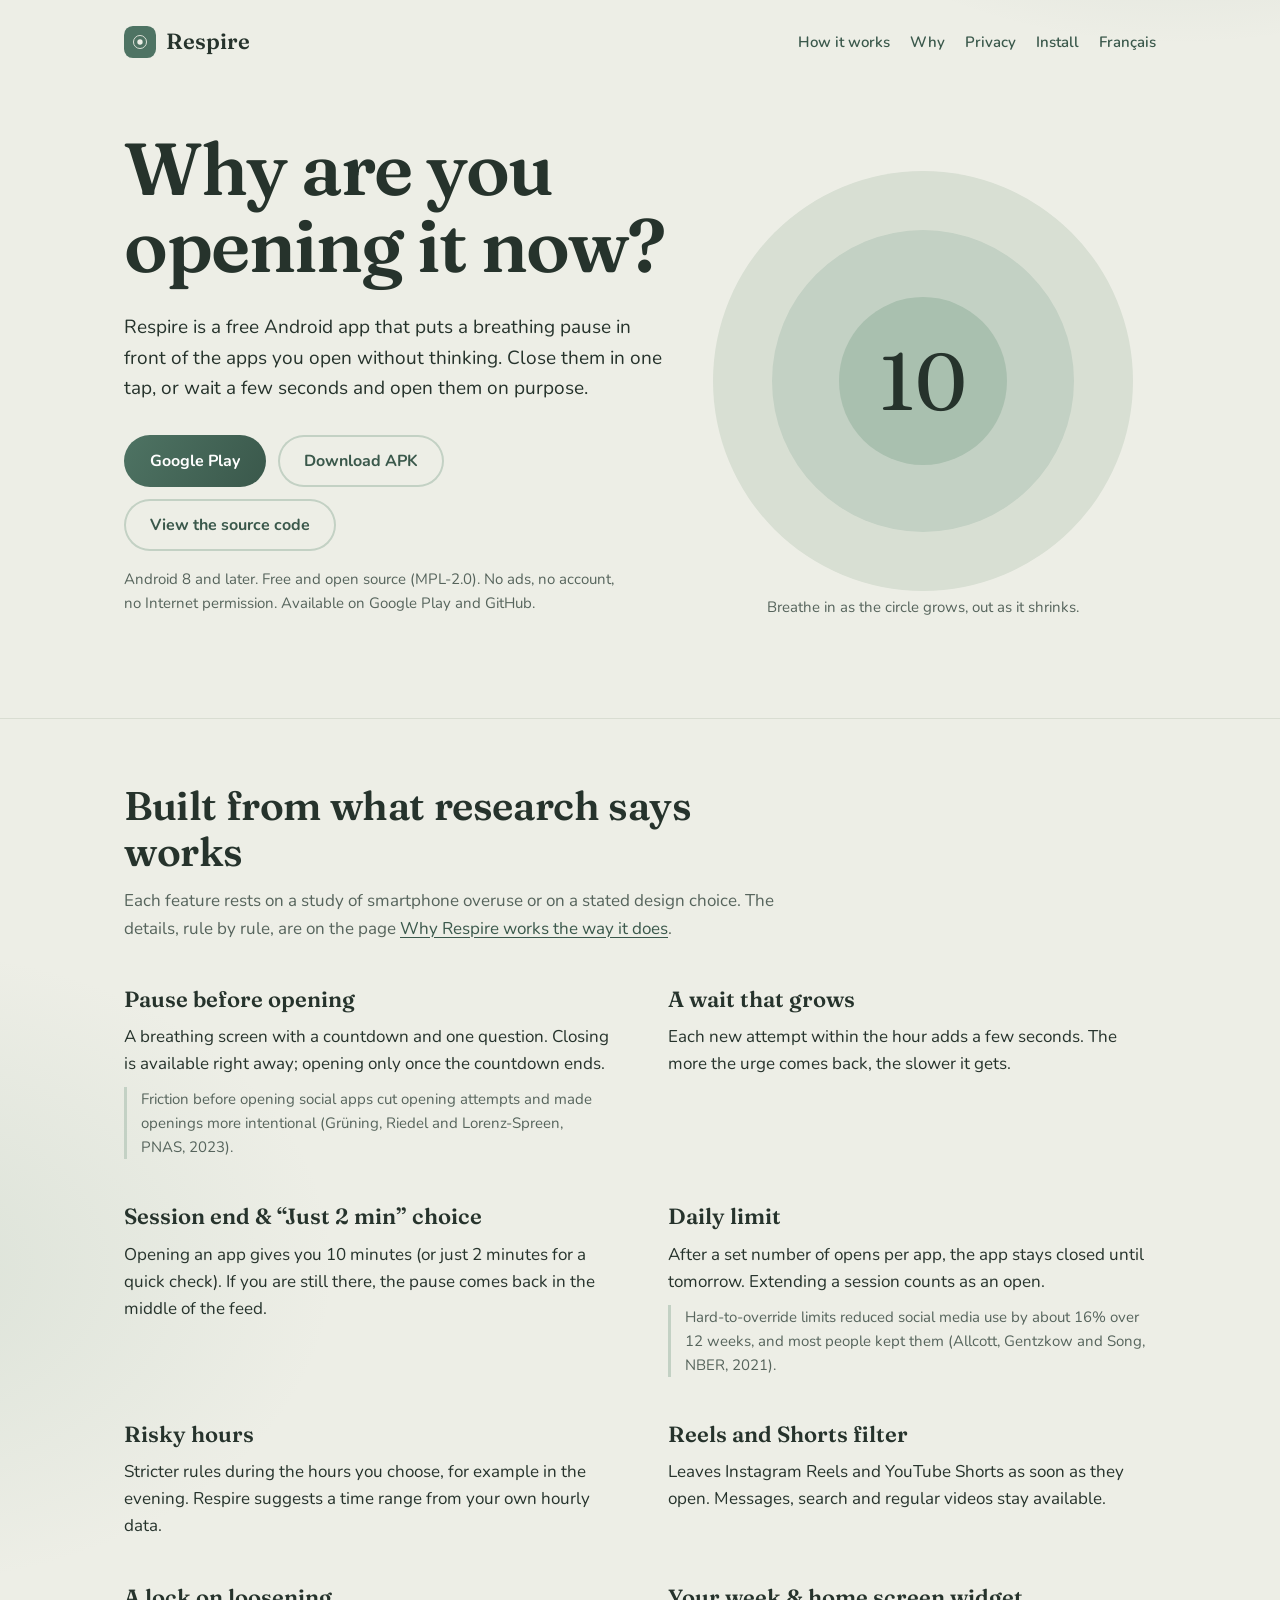
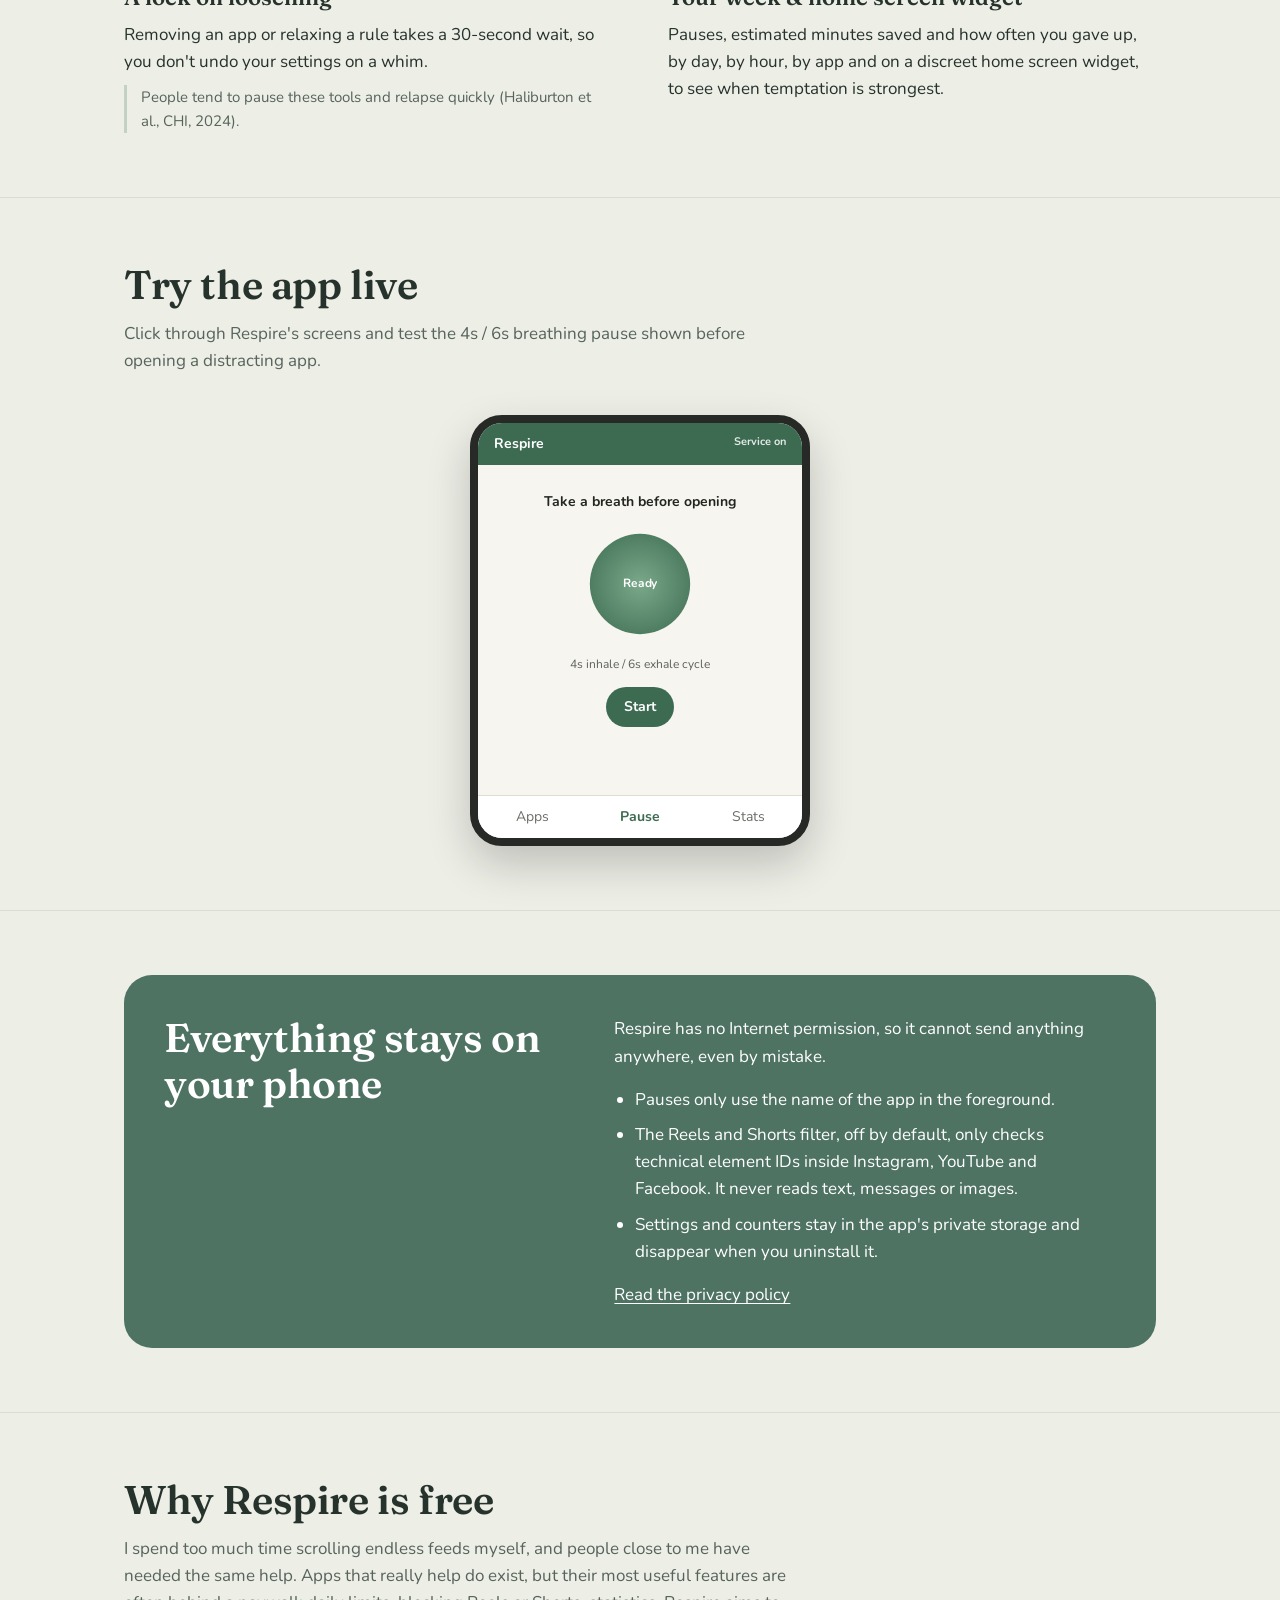
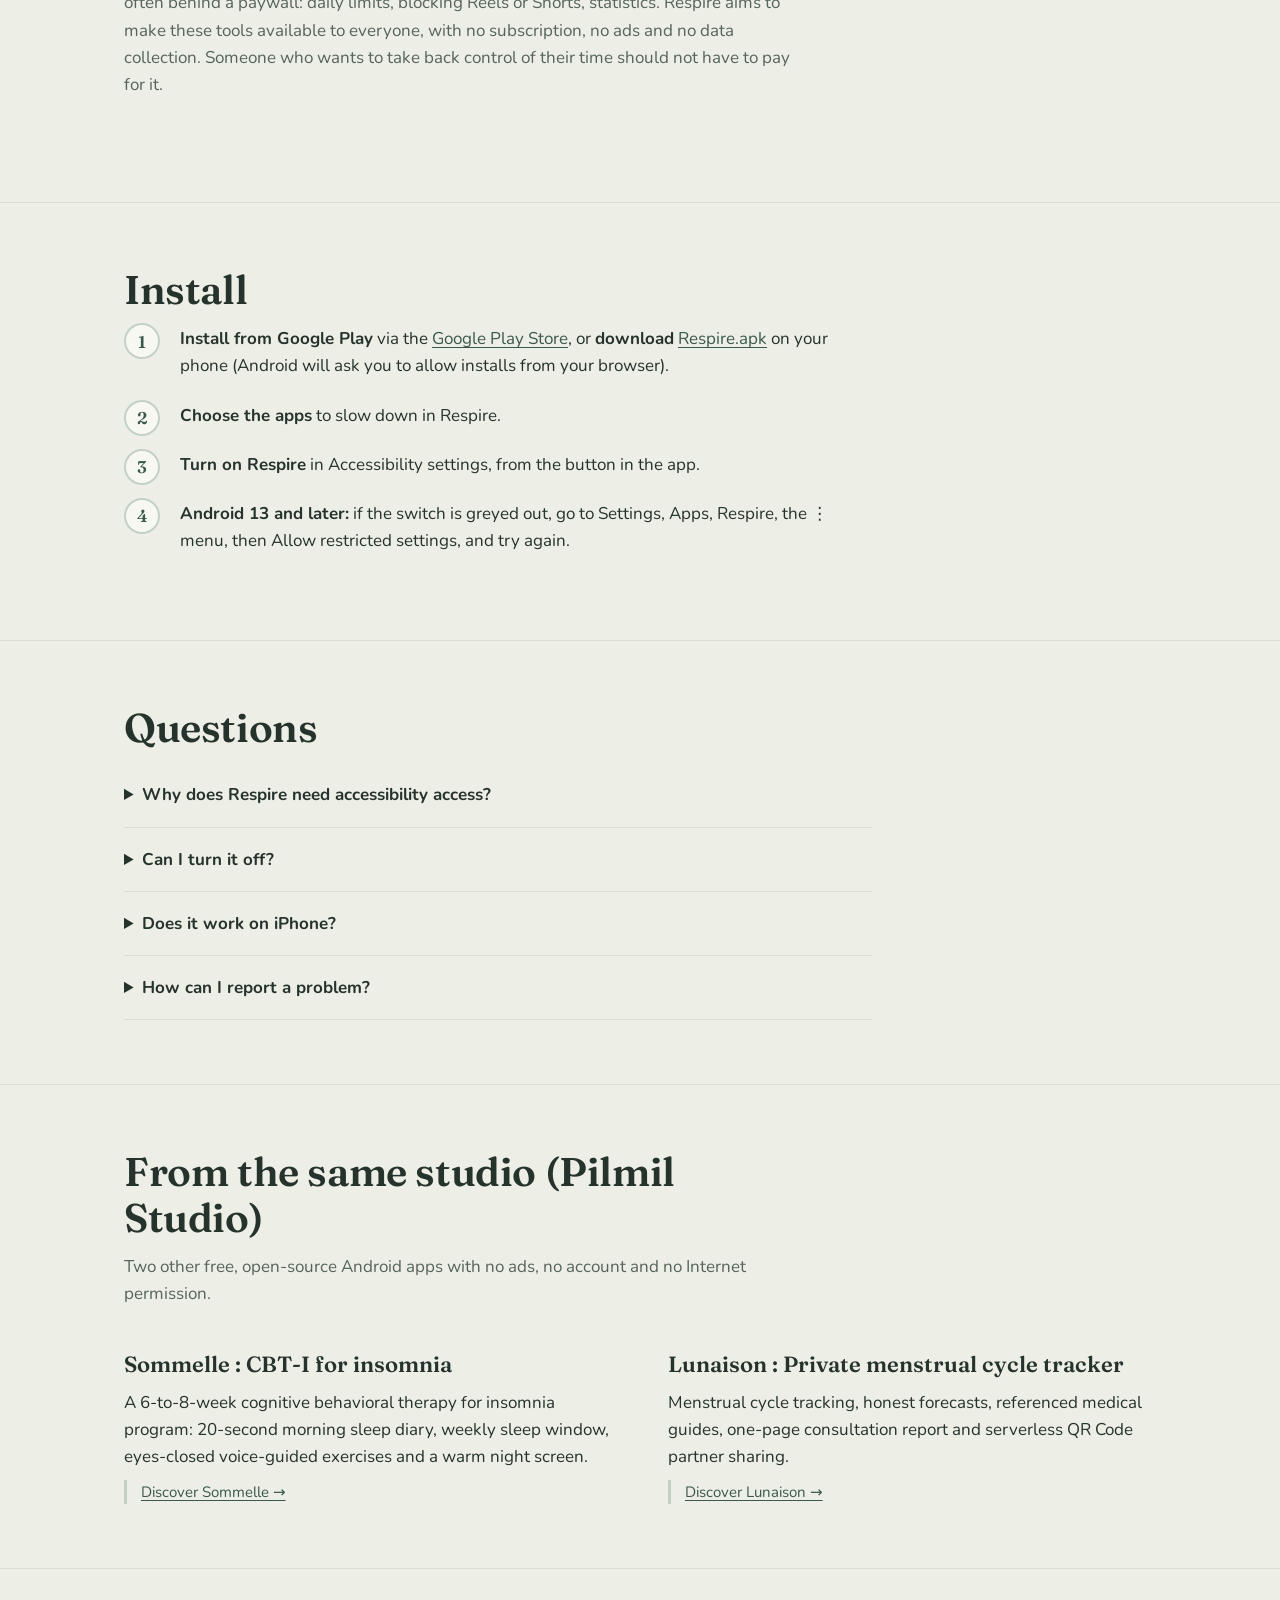
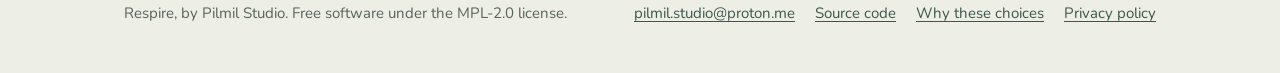
<file: docs/index.html>
<!doctype html>
<html lang="en">
<head>
<meta charset="utf-8">
<meta name="viewport" content="width=device-width, initial-scale=1">
<title>Respire: a pause before the apps you open on autopilot</title>
<meta name="description" content="Free, open-source Android app against doomscrolling. A breathing pause before the apps you open without thinking, session and daily limits, Reels and Shorts filter. No trackers.">
<link rel="alternate" hreflang="fr" href="fr/index.html">
<link rel="icon" href="assets/icon.svg" type="image/svg+xml">
<link rel="stylesheet" href="assets/site.css">
<meta property="og:title" content="Respire: a pause before the apps you open on autopilot">
<meta property="og:description" content="Free, open-source Android app against doomscrolling. A breathing pause before the apps you open without thinking, session and daily limits, Reels and Shorts filter. No trackers.">
</head>
<body>
<header class="wrap top">
<a class="brand" href="index.html"><svg viewBox="0 0 108 108" aria-hidden="true"><rect width="108" height="108" rx="30" fill="#4E7363"/><circle cx="54" cy="54" r="22" fill="none" stroke="#EDEEE6" stroke-width="3"/><circle cx="54" cy="54" r="9" fill="#EDEEE6"/></svg>Respire</a>
<nav aria-label="Menu"><a class="hide-sm" href="#how">How it works</a><a href="why.html">Why</a><a href="#privacy">Privacy</a><a href="#install">Install</a><a href="fr/index.html" lang="fr">Français</a></nav>
</header>
<main>
<div class="wrap hero">
<div>
<h1>Why are you opening it now?</h1>
<p class="lede">Respire is a free Android app that puts a breathing pause in front of the apps you open without thinking. Close them in one tap, or wait a few seconds and open them on purpose.</p>
<div class="actions">
<a class="btn btn-primary" href="https://play.google.com/store/apps/details?id=fr.respire.app">Google Play</a>
<a class="btn btn-quiet" href="https://github.com/Relthdrarxash/respire/releases/latest/download/Respire.apk">Download APK</a>
<a class="btn btn-quiet" href="https://github.com/Relthdrarxash/respire">View the source code</a>
</div>
<p class="fine">Android 8 and later. Free and open source (MPL-2.0). No ads, no account, no Internet permission. Available on Google Play and GitHub.</p>
</div>
<figure class="breath" style="margin:0">
<span class="r1"></span><span class="r2"></span><span class="r3"></span>
<b aria-hidden="true">10</b>
<figcaption>Breathe in as the circle grows, out as it shrinks.</figcaption>
</figure>
</div>

<section id="how"><div class="wrap">
<h2>Built from what research says works</h2>
<p class="intro">Each feature rests on a study of smartphone overuse or on a stated design choice. The details, rule by rule, are on the page <a href="why.html">Why Respire works the way it does</a>.</p>
<ul class="features">
<li><h3>Pause before opening</h3><p>A breathing screen with a countdown and one question. Closing is available right away; opening only once the countdown ends.</p><p class="why">Friction before opening social apps cut opening attempts and made openings more intentional (Grüning, Riedel and Lorenz-Spreen, PNAS, 2023).</p></li>
<li><h3>A wait that grows</h3><p>Each new attempt within the hour adds a few seconds. The more the urge comes back, the slower it gets.</p></li>
<li><h3>Session end &amp; “Just 2 min” choice</h3><p>Opening an app gives you 10 minutes (or just 2 minutes for a quick check). If you are still there, the pause comes back in the middle of the feed.</p></li>
<li><h3>Daily limit</h3><p>After a set number of opens per app, the app stays closed until tomorrow. Extending a session counts as an open.</p><p class="why">Hard-to-override limits reduced social media use by about 16% over 12 weeks, and most people kept them (Allcott, Gentzkow and Song, NBER, 2021).</p></li>
<li><h3>Risky hours</h3><p>Stricter rules during the hours you choose, for example in the evening. Respire suggests a time range from your own hourly data.</p></li>
<li><h3>Reels and Shorts filter</h3><p>Leaves Instagram Reels and YouTube Shorts as soon as they open. Messages, search and regular videos stay available.</p></li>
<li><h3>A lock on loosening</h3><p>Removing an app or relaxing a rule takes a 30-second wait, so you don't undo your settings on a whim.</p><p class="why">People tend to pause these tools and relapse quickly (Haliburton et al., CHI, 2024).</p></li>
<li><h3>Your week &amp; home screen widget</h3><p>Pauses, estimated minutes saved and how often you gave up, by day, by hour, by app and on a discreet home screen widget, to see when temptation is strongest.</p></li>
</ul>
</div></section>

<section id="simulator"><div class="wrap">
<h2>Try the app live</h2>
<p class="intro">Click through Respire's screens and test the 4s / 6s breathing pause shown before opening a distracting app.</p>
<div style="display:flex;justify-content:center">
  <div style="width:min(340px,100%);border:8px solid #262925;border-radius:32px;background:#f7f5f0;color:#222621;overflow:hidden;box-shadow:0 18px 44px rgba(0,0,0,.2);font-size:14px">
    <div style="background:#3d6b52;color:#fff;padding:10px 16px;display:flex;justify-content:space-between;font-weight:700">
      <span>Respire</span><span style="font-size:11px;opacity:.85">Service on</span>
    </div>
    <div id="re-screen" style="padding:14px;min-height:330px;display:grid;gap:10px;align-content:start"></div>
    <div style="display:grid;grid-template-columns:repeat(3,1fr);border-top:1px solid #e1ddd3;background:#fff">
      <button type="button" class="re-tab" data-tab="apps" style="padding:10px 4px;border:0;background:none;font:inherit;cursor:pointer">Apps</button>
      <button type="button" class="re-tab" data-tab="pause" style="padding:10px 4px;border:0;background:none;font:inherit;cursor:pointer">Pause</button>
      <button type="button" class="re-tab" data-tab="stats" style="padding:10px 4px;border:0;background:none;font:inherit;cursor:pointer">Stats</button>
    </div>
  </div>
</div>
</div></section>
<script>
(function(){
  let tab = "pause", timer = null, sec = 0, cycles = 0;
  function stopTimer() { if (timer) { clearInterval(timer); timer = null; } }
  function render() {
    document.querySelectorAll(".re-tab").forEach(b => {
      const act = b.dataset.tab === tab;
      b.style.color = act ? "#3d6b52" : "#6b6e68";
      b.style.fontWeight = act ? "700" : "500";
    });
    const scr = document.getElementById("re-screen");
    if (tab === "apps") {
      stopTimer();
      scr.innerHTML = `
        <div style="font-weight:800;font-size:16px">Slowed apps</div>
        <div style="background:#fff;border:1px solid #e1ddd3;border-radius:12px;padding:10px;display:flex;justify-content:space-between"><span>Instagram</span><strong>10s pause</strong></div>
        <div style="background:#fff;border:1px solid #e1ddd3;border-radius:12px;padding:10px;display:flex;justify-content:space-between"><span>YouTube Shorts</span><strong>Filtered</strong></div>
        <button type="button" id="re-try" style="margin-top:6px;padding:10px;border-radius:999px;border:0;background:#3d6b52;color:#fff;font:inherit;font-weight:700;cursor:pointer">Simulate opening</button>
      `;
    } else if (tab === "pause") {
      scr.innerHTML = `
        <div style="text-align:center;display:grid;gap:12px;justify-items:center;padding-top:12px">
          <div style="font-weight:700">Take a breath before opening</div>
          <div id="re-bubble" style="width:118px;height:118px;border-radius:50%;background:radial-gradient(circle,#7aa889,#3d6b52);color:#fff;display:flex;align-items:center;justify-content:center;font-weight:700;transition:transform 1s ease;transform:scale(0.85)">Ready</div>
          <p id="re-info" style="margin:0;font-size:12px;color:#5d615b">4s inhale / 6s exhale cycle</p>
          <button type="button" id="re-btn" style="font:inherit;padding:9px 18px;border-radius:999px;border:0;background:#3d6b52;color:#fff;font-weight:700;cursor:pointer">${timer ? "Stop" : "Start"}</button>
        </div>
      `;
    } else {
      stopTimer();
      scr.innerHTML = `
        <div style="font-weight:800;font-size:16px">This week</div>
        <div style="background:#fff;border:1px solid #e1ddd3;border-radius:12px;padding:12px">
          <div style="font-size:22px;font-weight:800;color:#3d6b52">18 times resisted</div>
          <div style="font-size:12px;color:#5d615b">~1h 15m saved from endless feeds</div>
        </div>
        <div style="background:#fff;border:1px solid #e1ddd3;border-radius:12px;padding:12px;font-size:12px">Peak temptation: 9 PM – 10 PM</div>
      `;
    }
  }
  function tick() {
    const bubble = document.getElementById("re-bubble"), info = document.getElementById("re-info");
    if (!bubble) return;
    const p = sec % 10;
    if (p < 4) { bubble.style.transitionDuration = "4s"; bubble.style.transform = "scale(1.18)"; bubble.textContent = `Inhale (${4-p}s)`; }
    else { bubble.style.transitionDuration = "6s"; bubble.style.transform = "scale(0.82)"; bubble.textContent = `Exhale (${10-p}s)`; }
    if (p === 9) cycles++;
    info.textContent = `${cycles} cycle(s) completed`;
    sec++;
  }
  document.getElementById("simulator").addEventListener("click", (e) => {
    const t = e.target.closest(".re-tab");
    if (t) { tab = t.dataset.tab; render(); return; }
    if (e.target.id === "re-try") { tab = "pause"; render(); }
    if (e.target.id === "re-btn") {
      if (timer) { stopTimer(); sec = 0; render(); }
      else { cycles = 0; sec = 0; tick(); timer = setInterval(tick, 1000); document.getElementById("re-btn").textContent = "Stop"; }
    }
  });
  render();
})();
</script>

<section id="privacy"><div class="wrap">
<div class="privacy-box">
<div><h2>Everything stays on your phone</h2></div>
<div><p>Respire has no Internet permission, so it cannot send anything anywhere, even by mistake.</p><ul><li>Pauses only use the name of the app in the foreground.</li><li>The Reels and Shorts filter, off by default, only checks technical element IDs inside Instagram, YouTube and Facebook. It never reads text, messages or images.</li><li>Settings and counters stay in the app's private storage and disappear when you uninstall it.</li></ul><p style="margin:16px 0 0"><a href="privacy.html">Read the privacy policy</a></p></div>
</div>
</div></section>

<section id="free"><div class="wrap">
<h2>Why Respire is free</h2>
<p class="intro">I spend too much time scrolling endless feeds myself, and people close to me have needed the same help. Apps that really help do exist, but their most useful features are often behind a paywall: daily limits, blocking Reels or Shorts, statistics. Respire aims to make these tools available to everyone, with no subscription, no ads and no data collection. Someone who wants to take back control of their time should not have to pay for it.</p>
</div></section>

<section id="install"><div class="wrap">
<h2>Install</h2>
<ol class="steps"><li><strong>Install from Google Play</strong> via the <a href="https://play.google.com/store/apps/details?id=fr.respire.app">Google Play Store</a>, or <strong>download</strong> <a href="https://github.com/Relthdrarxash/respire/releases/latest/download/Respire.apk">Respire.apk</a> on your phone (Android will ask you to allow installs from your browser).</li><li><strong>Choose the apps</strong> to slow down in Respire.</li><li><strong>Turn on Respire</strong> in Accessibility settings, from the button in the app.</li><li><strong>Android 13 and later:</strong> if the switch is greyed out, go to Settings, Apps, Respire, the ⋮ menu, then Allow restricted settings, and try again.</li></ol>
</div></section>

<section><div class="wrap">
<h2>Questions</h2>
<details><summary>Why does Respire need accessibility access?</summary><p>It is the only way on Android to know which app is opening, so the pause can appear before it. Respire uses it for nothing else.</p></details><details><summary>Can I turn it off?</summary><p>Yes, at any time in Accessibility settings or by uninstalling the app. The 30-second lock only applies to Respire's own rules.</p></details><details><summary>Does it work on iPhone?</summary><p>No. iOS doesn't allow this kind of app outside Apple's Screen Time framework.</p></details><details><summary>How can I report a problem?</summary><p>Open an issue on <a href="https://github.com/Relthdrarxash/respire/issues">GitHub</a> or write to <a href="mailto:pilmil.studio@proton.me">pilmil.studio@proton.me</a>. Respire collects no data, so your feedback is the only way to know what to improve.</p></details>
</div></section>

<section id="studio"><div class="wrap">
<h2>From the same studio (Pilmil Studio)</h2>
<p class="intro">Two other free, open-source Android apps with no ads, no account and no Internet permission.</p>
<ul class="features">
<li><h3>Sommelle : CBT-I for insomnia</h3><p>A 6-to-8-week cognitive behavioral therapy for insomnia program: 20-second morning sleep diary, weekly sleep window, eyes-closed voice-guided exercises and a warm night screen.</p><p class="why"><a href="https://relthdrarxash.github.io/sommelle/en/">Discover Sommelle →</a></p></li>
<li><h3>Lunaison : Private menstrual cycle tracker</h3><p>Menstrual cycle tracking, honest forecasts, referenced medical guides, one-page consultation report and serverless QR Code partner sharing.</p><p class="why"><a href="https://relthdrarxash.github.io/lunaison/en/">Discover Lunaison →</a></p></li>
</ul>
</div></section>
</main>
<footer>
<div class="wrap">
<p style="margin:0">Respire, by Pilmil Studio. Free software under the MPL-2.0 license.</p>
<nav aria-label="Source code"><a href="mailto:pilmil.studio@proton.me">pilmil.studio@proton.me</a><a href="https://github.com/Relthdrarxash/respire">Source code</a><a href="why.html">Why these choices</a><a href="privacy.html">Privacy policy</a></nav>
</div>
</footer>
</body>
</html>
</file>
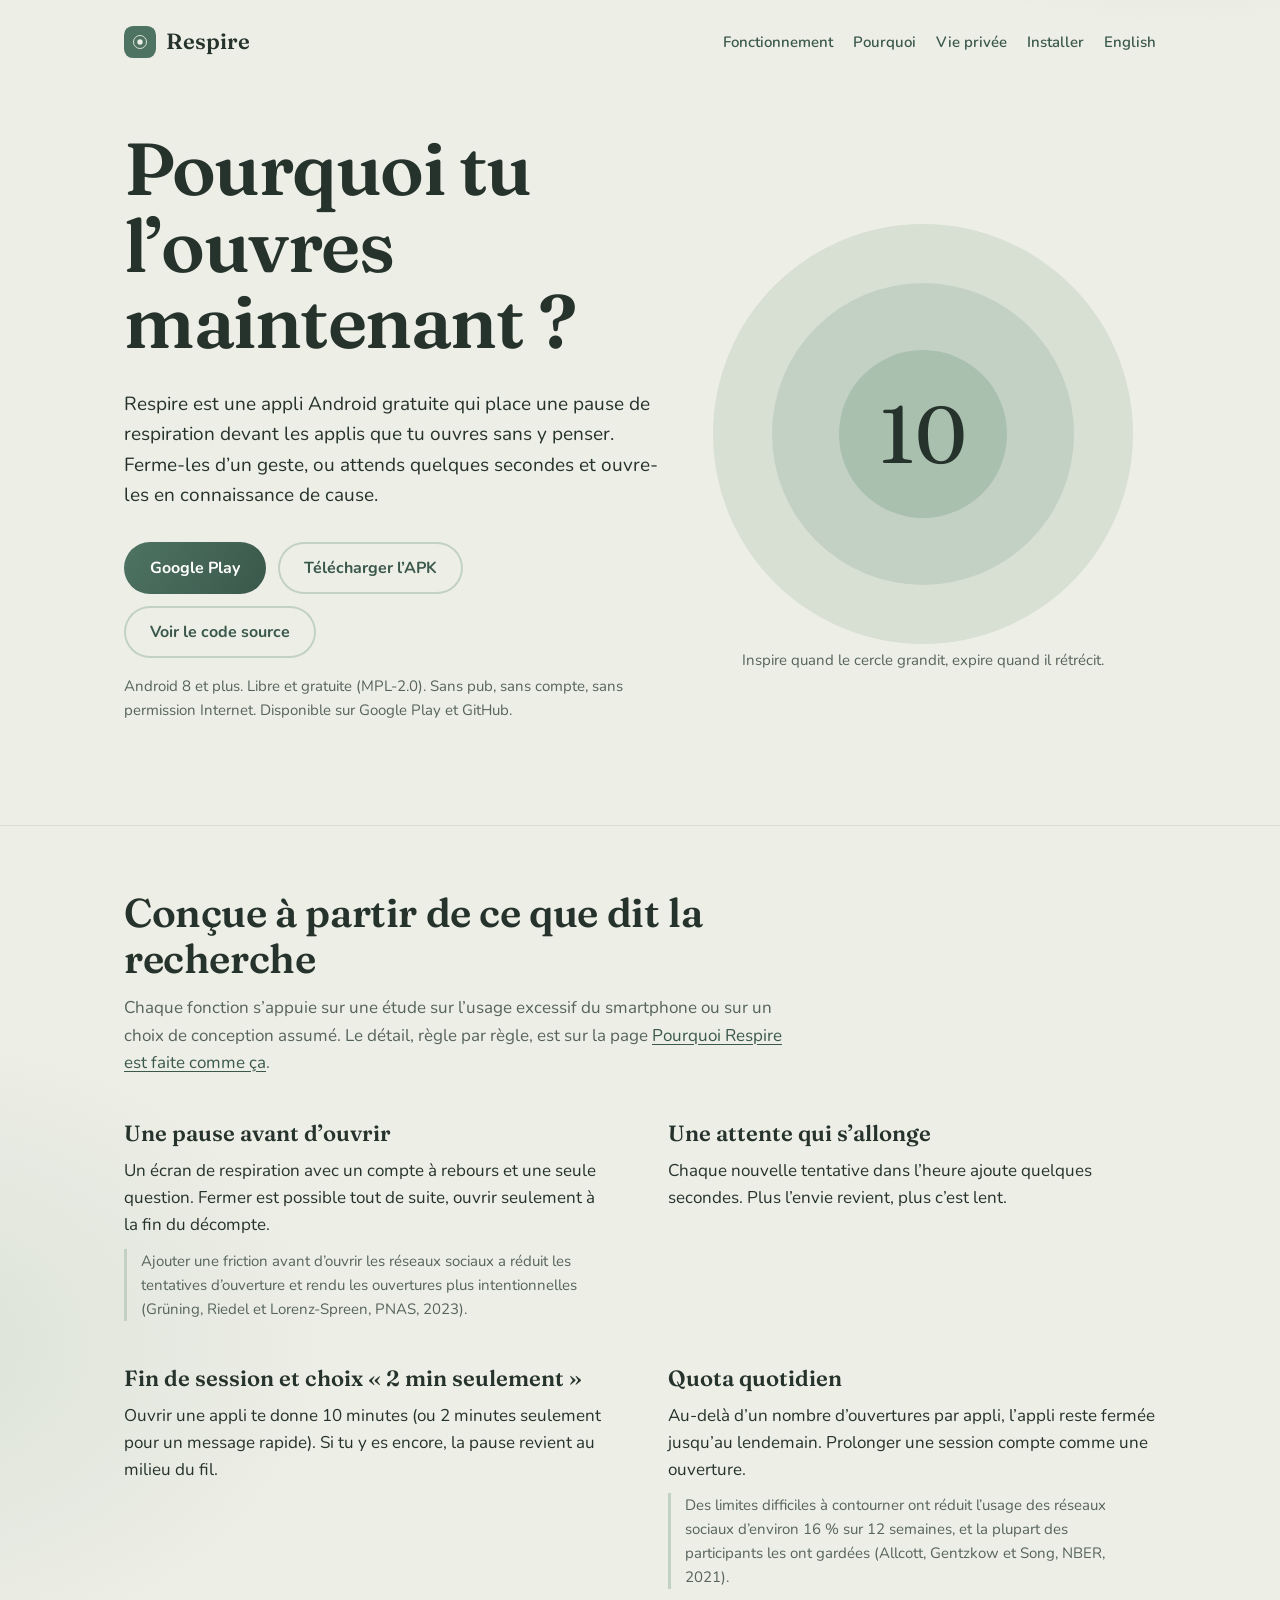
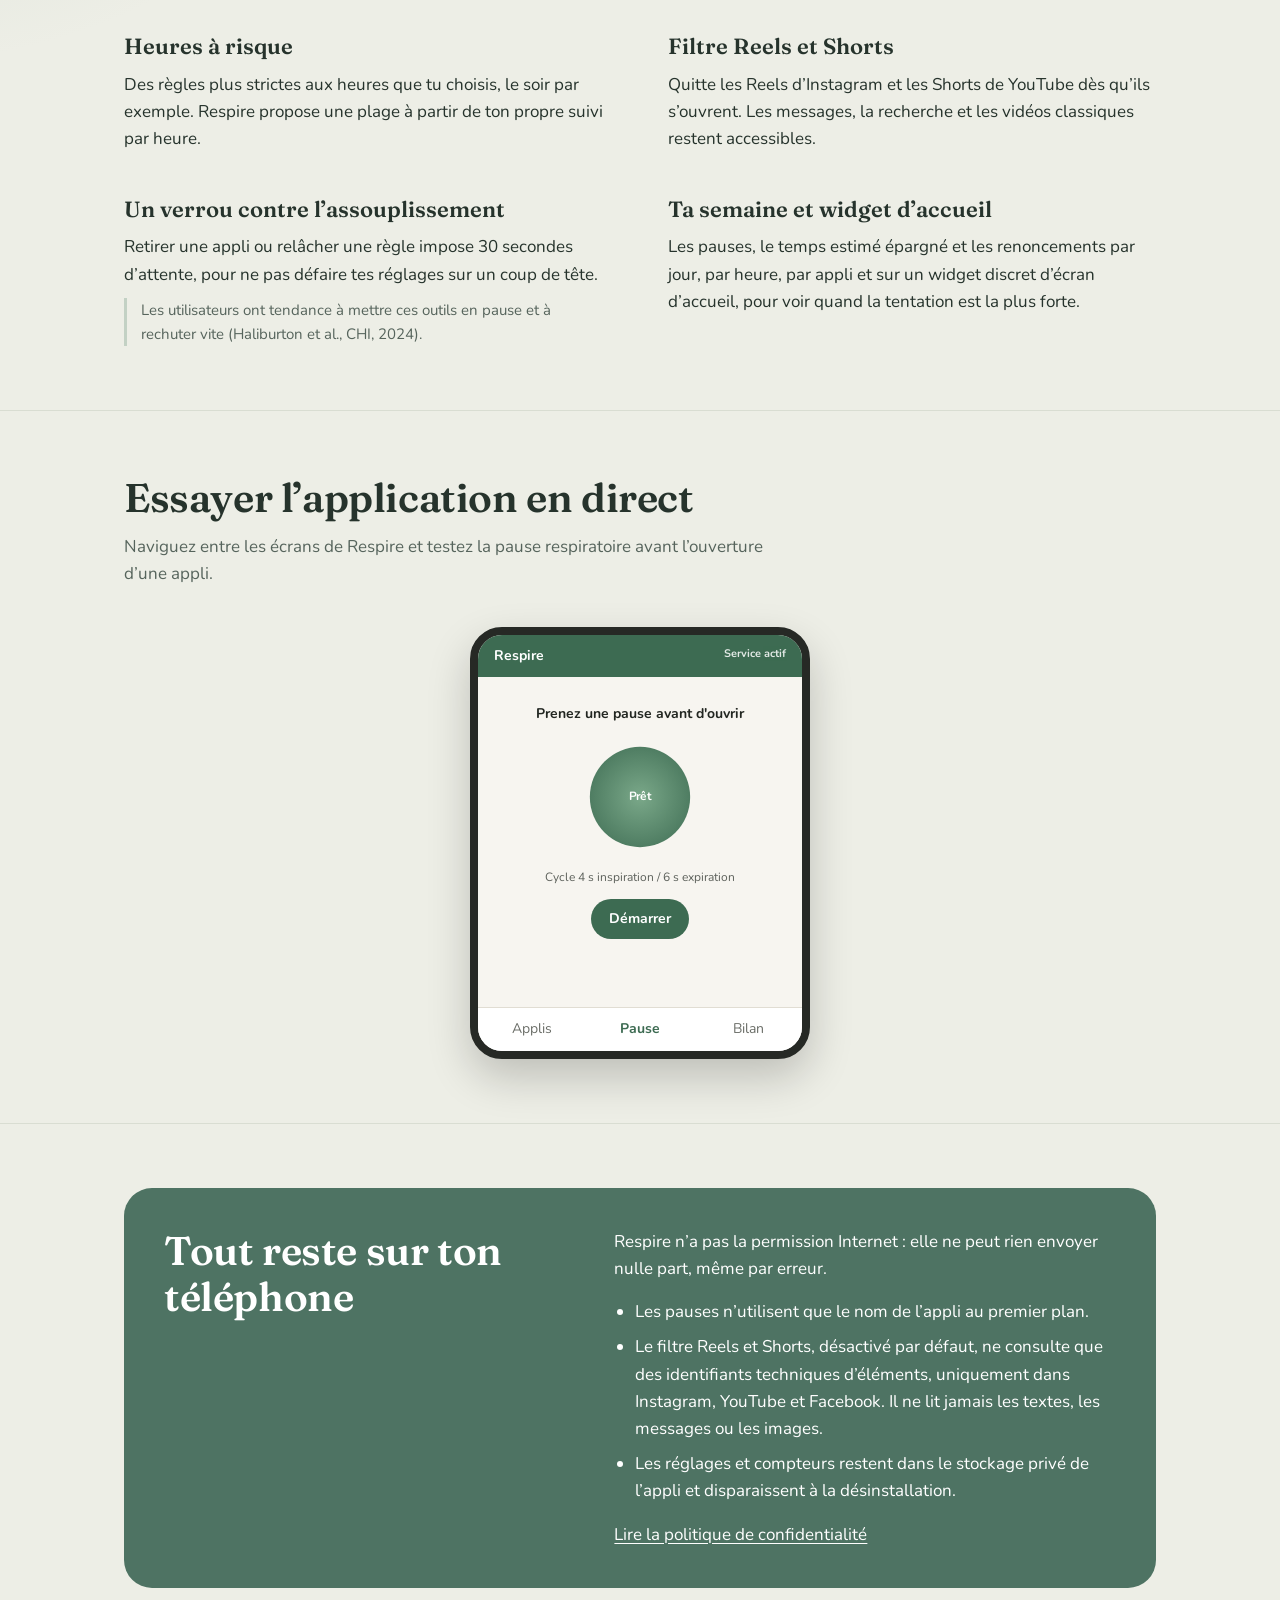
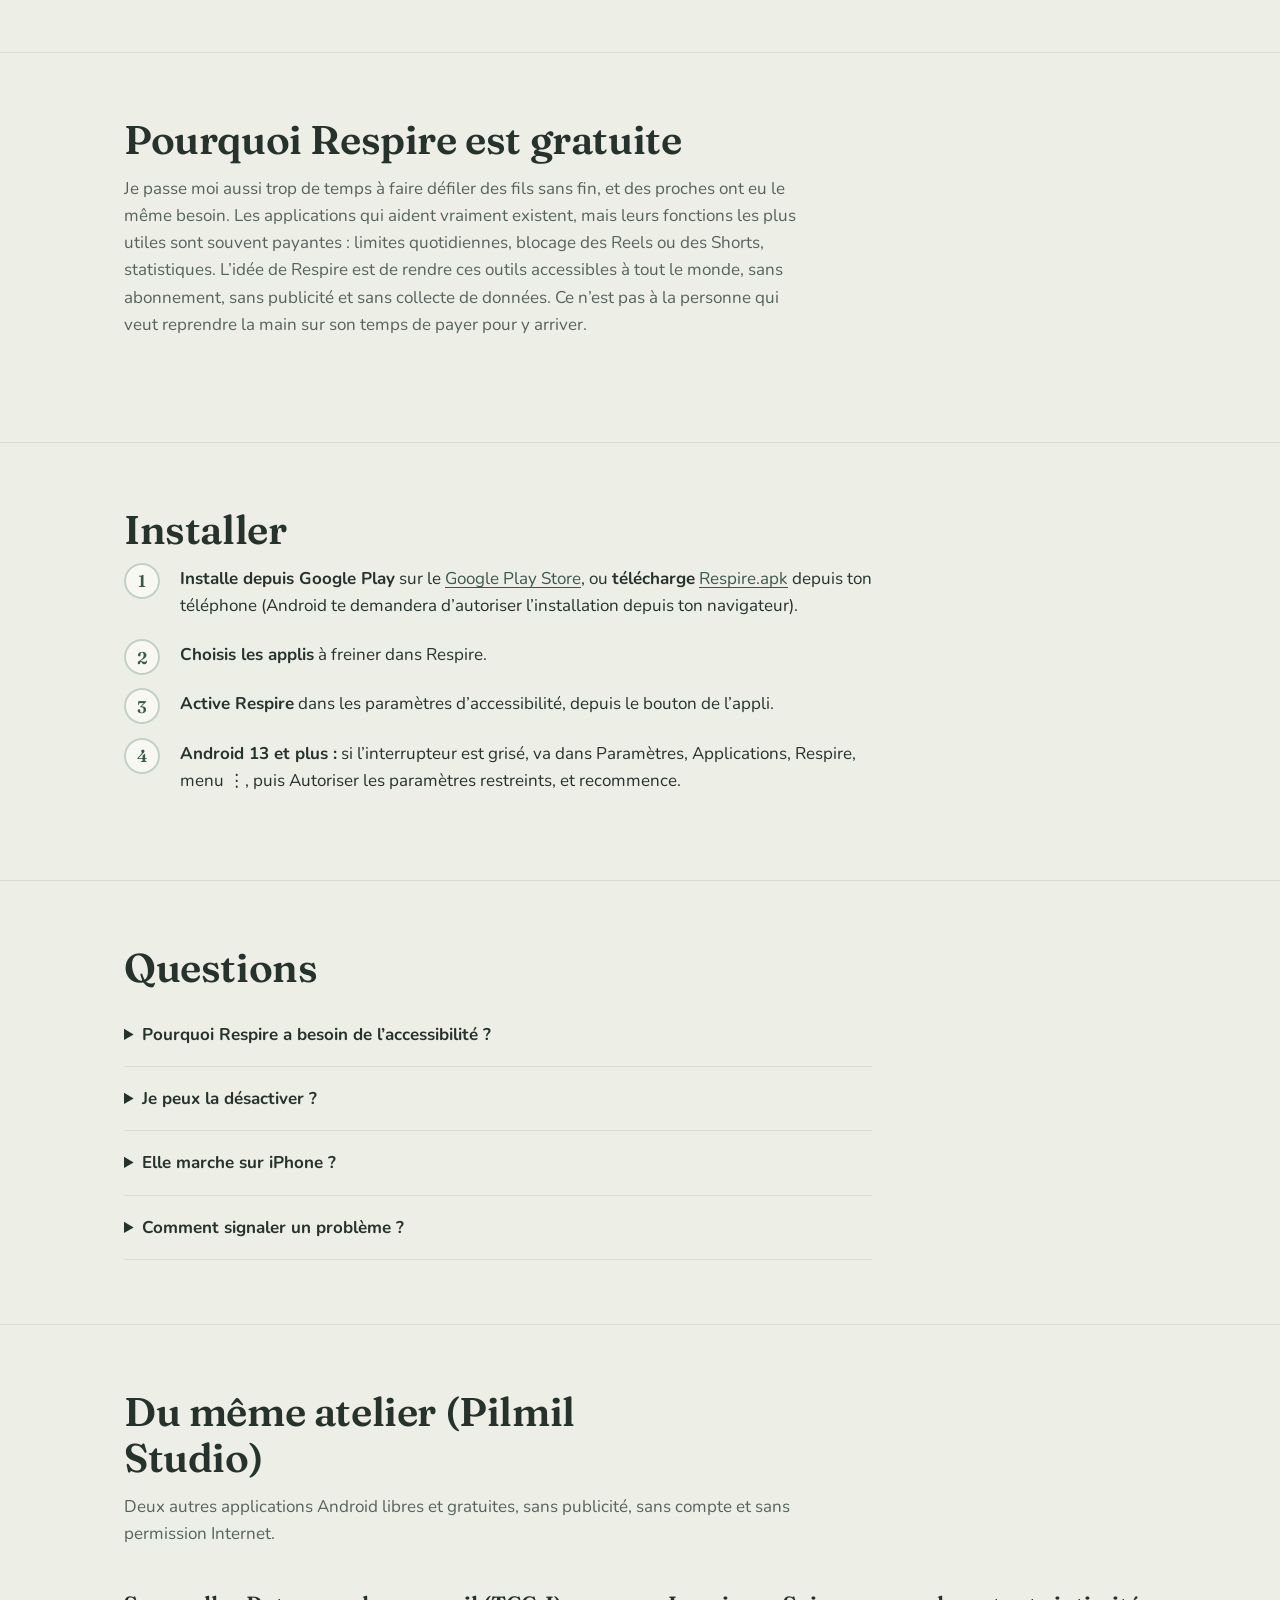
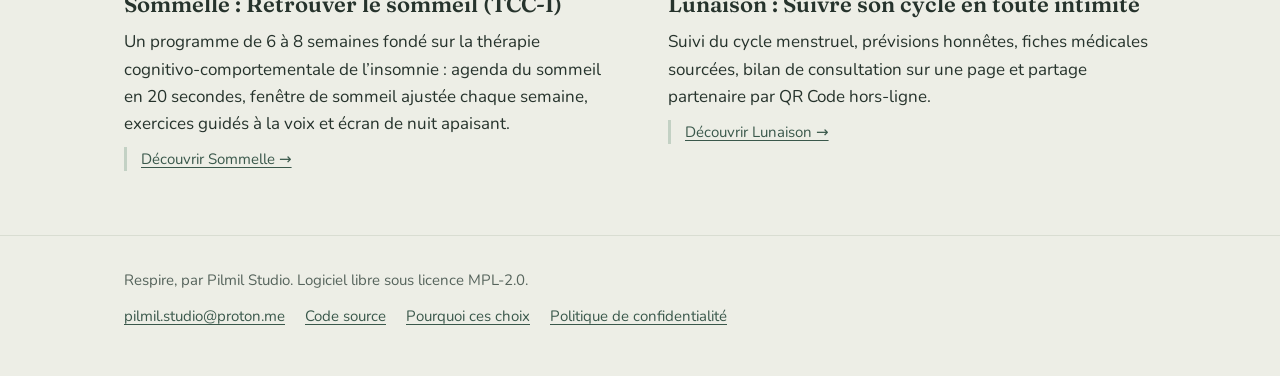
<file: docs/fr/index.html>
<!doctype html>
<html lang="fr">
<head>
<meta charset="utf-8">
<meta name="viewport" content="width=device-width, initial-scale=1">
<title>Respire : une pause avant les applis que tu ouvres par réflexe</title>
<meta name="description" content="Appli Android libre et gratuite contre le doom scroll. Une pause de respiration avant les applis que tu ouvres sans y penser, limites de session et quotidiennes, filtre Reels et Shorts. Sans traqueur.">
<link rel="alternate" hreflang="en" href="../index.html">
<link rel="icon" href="../assets/icon.svg" type="image/svg+xml">
<link rel="stylesheet" href="../assets/site.css">
<meta property="og:title" content="Respire : une pause avant les applis que tu ouvres par réflexe">
<meta property="og:description" content="Appli Android libre et gratuite contre le doom scroll. Une pause de respiration avant les applis que tu ouvres sans y penser, limites de session et quotidiennes, filtre Reels et Shorts. Sans traqueur.">
</head>
<body>
<header class="wrap top">
<a class="brand" href="index.html"><svg viewBox="0 0 108 108" aria-hidden="true"><rect width="108" height="108" rx="30" fill="#4E7363"/><circle cx="54" cy="54" r="22" fill="none" stroke="#EDEEE6" stroke-width="3"/><circle cx="54" cy="54" r="9" fill="#EDEEE6"/></svg>Respire</a>
<nav aria-label="Menu"><a class="hide-sm" href="#how">Fonctionnement</a><a href="pourquoi.html">Pourquoi</a><a href="#privacy">Vie privée</a><a href="#install">Installer</a><a href="../index.html" lang="en">English</a></nav>
</header>
<main>
<div class="wrap hero">
<div>
<h1>Pourquoi tu l’ouvres maintenant ?</h1>
<p class="lede">Respire est une appli Android gratuite qui place une pause de respiration devant les applis que tu ouvres sans y penser. Ferme-les d’un geste, ou attends quelques secondes et ouvre-les en connaissance de cause.</p>
<div class="actions">
<a class="btn btn-primary" href="https://play.google.com/store/apps/details?id=fr.respire.app">Google Play</a>
<a class="btn btn-quiet" href="https://github.com/Relthdrarxash/respire/releases/latest/download/Respire.apk">Télécharger l’APK</a>
<a class="btn btn-quiet" href="https://github.com/Relthdrarxash/respire">Voir le code source</a>
</div>
<p class="fine">Android 8 et plus. Libre et gratuite (MPL-2.0). Sans pub, sans compte, sans permission Internet. Disponible sur Google Play et GitHub.</p>
</div>
<figure class="breath" style="margin:0">
<span class="r1"></span><span class="r2"></span><span class="r3"></span>
<b aria-hidden="true">10</b>
<figcaption>Inspire quand le cercle grandit, expire quand il rétrécit.</figcaption>
</figure>
</div>

<section id="how"><div class="wrap">
<h2>Conçue à partir de ce que dit la recherche</h2>
<p class="intro">Chaque fonction s’appuie sur une étude sur l’usage excessif du smartphone ou sur un choix de conception assumé. Le détail, règle par règle, est sur la page <a href="pourquoi.html">Pourquoi Respire est faite comme ça</a>.</p>
<ul class="features">
<li><h3>Une pause avant d’ouvrir</h3><p>Un écran de respiration avec un compte à rebours et une seule question. Fermer est possible tout de suite, ouvrir seulement à la fin du décompte.</p><p class="why">Ajouter une friction avant d’ouvrir les réseaux sociaux a réduit les tentatives d’ouverture et rendu les ouvertures plus intentionnelles (Grüning, Riedel et Lorenz-Spreen, PNAS, 2023).</p></li>
<li><h3>Une attente qui s’allonge</h3><p>Chaque nouvelle tentative dans l’heure ajoute quelques secondes. Plus l’envie revient, plus c’est lent.</p></li>
<li><h3>Fin de session et choix « 2 min seulement »</h3><p>Ouvrir une appli te donne 10 minutes (ou 2 minutes seulement pour un message rapide). Si tu y es encore, la pause revient au milieu du fil.</p></li>
<li><h3>Quota quotidien</h3><p>Au-delà d’un nombre d’ouvertures par appli, l’appli reste fermée jusqu’au lendemain. Prolonger une session compte comme une ouverture.</p><p class="why">Des limites difficiles à contourner ont réduit l’usage des réseaux sociaux d’environ 16 % sur 12 semaines, et la plupart des participants les ont gardées (Allcott, Gentzkow et Song, NBER, 2021).</p></li>
<li><h3>Heures à risque</h3><p>Des règles plus strictes aux heures que tu choisis, le soir par exemple. Respire propose une plage à partir de ton propre suivi par heure.</p></li>
<li><h3>Filtre Reels et Shorts</h3><p>Quitte les Reels d’Instagram et les Shorts de YouTube dès qu’ils s’ouvrent. Les messages, la recherche et les vidéos classiques restent accessibles.</p></li>
<li><h3>Un verrou contre l’assouplissement</h3><p>Retirer une appli ou relâcher une règle impose 30 secondes d’attente, pour ne pas défaire tes réglages sur un coup de tête.</p><p class="why">Les utilisateurs ont tendance à mettre ces outils en pause et à rechuter vite (Haliburton et al., CHI, 2024).</p></li>
<li><h3>Ta semaine et widget d’accueil</h3><p>Les pauses, le temps estimé épargné et les renoncements par jour, par heure, par appli et sur un widget discret d’écran d’accueil, pour voir quand la tentation est la plus forte.</p></li>
</ul>
</div></section>

<section id="simulateur"><div class="wrap">
<h2>Essayer l’application en direct</h2>
<p class="intro">Naviguez entre les écrans de Respire et testez la pause respiratoire avant l’ouverture d’une appli.</p>
<div style="display:flex;justify-content:center">
  <div style="width:min(340px,100%);border:8px solid #262925;border-radius:32px;background:#f7f5f0;color:#222621;overflow:hidden;box-shadow:0 18px 44px rgba(0,0,0,.2);font-size:14px">
    <div style="background:#3d6b52;color:#fff;padding:10px 16px;display:flex;justify-content:space-between;font-weight:700">
      <span>Respire</span><span style="font-size:11px;opacity:.85">Service actif</span>
    </div>
    <div id="re-screen" style="padding:14px;min-height:330px;display:grid;gap:10px;align-content:start"></div>
    <div style="display:grid;grid-template-columns:repeat(3,1fr);border-top:1px solid #e1ddd3;background:#fff">
      <button type="button" class="re-tab" data-tab="apps" style="padding:10px 4px;border:0;background:none;font:inherit;cursor:pointer">Applis</button>
      <button type="button" class="re-tab" data-tab="pause" style="padding:10px 4px;border:0;background:none;font:inherit;cursor:pointer">Pause</button>
      <button type="button" class="re-tab" data-tab="stats" style="padding:10px 4px;border:0;background:none;font:inherit;cursor:pointer">Bilan</button>
    </div>
  </div>
</div>
</div></section>
<script>
(function(){
  let tab = "pause", timer = null, sec = 0, cycles = 0;
  function stopTimer() { if (timer) { clearInterval(timer); timer = null; } }
  function render() {
    document.querySelectorAll(".re-tab").forEach(b => {
      const act = b.dataset.tab === tab;
      b.style.color = act ? "#3d6b52" : "#6b6e68";
      b.style.fontWeight = act ? "700" : "500";
    });
    const scr = document.getElementById("re-screen");
    if (tab === "apps") {
      stopTimer();
      scr.innerHTML = `
        <div style="font-weight:800;font-size:16px">Applis freinées</div>
        <div style="background:#fff;border:1px solid #e1ddd3;border-radius:12px;padding:10px;display:flex;justify-content:space-between"><span>Instagram</span><strong>Pause 10 s</strong></div>
        <div style="background:#fff;border:1px solid #e1ddd3;border-radius:12px;padding:10px;display:flex;justify-content:space-between"><span>YouTube Shorts</span><strong>Filtré</strong></div>
        <button type="button" id="re-try" style="margin-top:6px;padding:10px;border-radius:999px;border:0;background:#3d6b52;color:#fff;font:inherit;font-weight:700;cursor:pointer">Simuler l'ouverture</button>
      `;
    } else if (tab === "pause") {
      scr.innerHTML = `
        <div style="text-align:center;display:grid;gap:12px;justify-items:center;padding-top:12px">
          <div style="font-weight:700">Prenez une pause avant d'ouvrir</div>
          <div id="re-bubble" style="width:118px;height:118px;border-radius:50%;background:radial-gradient(circle,#7aa889,#3d6b52);color:#fff;display:flex;align-items:center;justify-content:center;font-weight:700;transition:transform 1s ease;transform:scale(0.85)">Prêt</div>
          <p id="re-info" style="margin:0;font-size:12px;color:#5d615b">Cycle 4 s inspiration / 6 s expiration</p>
          <button type="button" id="re-btn" style="font:inherit;padding:9px 18px;border-radius:999px;border:0;background:#3d6b52;color:#fff;font-weight:700;cursor:pointer">${timer ? "Arrêter" : "Démarrer"}</button>
        </div>
      `;
    } else {
      stopTimer();
      scr.innerHTML = `
        <div style="font-weight:800;font-size:16px">Cette semaine</div>
        <div style="background:#fff;border:1px solid #e1ddd3;border-radius:12px;padding:12px">
          <div style="font-size:22px;font-weight:800;color:#3d6b52">18 renoncements</div>
          <div style="font-size:12px;color:#5d615b">~1 h 15 économisée sur les fils infinis</div>
        </div>
        <div style="background:#fff;border:1px solid #e1ddd3;border-radius:12px;padding:12px;font-size:12px">Pic de tentations : 21 h – 22 h</div>
      `;
    }
  }
  function tick() {
    const bubble = document.getElementById("re-bubble"), info = document.getElementById("re-info");
    if (!bubble) return;
    const p = sec % 10;
    if (p < 4) { bubble.style.transitionDuration = "4s"; bubble.style.transform = "scale(1.18)"; bubble.textContent = `Inspirez (${4-p}s)`; }
    else { bubble.style.transitionDuration = "6s"; bubble.style.transform = "scale(0.82)"; bubble.textContent = `Expirez (${10-p}s)`; }
    if (p === 9) cycles++;
    info.textContent = `${cycles} cycle(s) terminé(s)`;
    sec++;
  }
  document.getElementById("simulateur").addEventListener("click", (e) => {
    const t = e.target.closest(".re-tab");
    if (t) { tab = t.dataset.tab; render(); return; }
    if (e.target.id === "re-try") { tab = "pause"; render(); }
    if (e.target.id === "re-btn") {
      if (timer) { stopTimer(); sec = 0; render(); }
      else { cycles = 0; sec = 0; tick(); timer = setInterval(tick, 1000); document.getElementById("re-btn").textContent = "Arrêter"; }
    }
  });
  render();
})();
</script>

<section id="privacy"><div class="wrap">
<div class="privacy-box">
<div><h2>Tout reste sur ton téléphone</h2></div>
<div><p>Respire n’a pas la permission Internet : elle ne peut rien envoyer nulle part, même par erreur.</p><ul><li>Les pauses n’utilisent que le nom de l’appli au premier plan.</li><li>Le filtre Reels et Shorts, désactivé par défaut, ne consulte que des identifiants techniques d’éléments, uniquement dans Instagram, YouTube et Facebook. Il ne lit jamais les textes, les messages ou les images.</li><li>Les réglages et compteurs restent dans le stockage privé de l’appli et disparaissent à la désinstallation.</li></ul><p style="margin:16px 0 0"><a href="confidentialite.html">Lire la politique de confidentialité</a></p></div>
</div>
</div></section>

<section id="free"><div class="wrap">
<h2>Pourquoi Respire est gratuite</h2>
<p class="intro">Je passe moi aussi trop de temps à faire défiler des fils sans fin, et des proches ont eu le même besoin. Les applications qui aident vraiment existent, mais leurs fonctions les plus utiles sont souvent payantes : limites quotidiennes, blocage des Reels ou des Shorts, statistiques. L’idée de Respire est de rendre ces outils accessibles à tout le monde, sans abonnement, sans publicité et sans collecte de données. Ce n’est pas à la personne qui veut reprendre la main sur son temps de payer pour y arriver.</p>
</div></section>

<section id="install"><div class="wrap">
<h2>Installer</h2>
<ol class="steps"><li><strong>Installe depuis Google Play</strong> sur le <a href="https://play.google.com/store/apps/details?id=fr.respire.app">Google Play Store</a>, ou <strong>télécharge</strong> <a href="https://github.com/Relthdrarxash/respire/releases/latest/download/Respire.apk">Respire.apk</a> depuis ton téléphone (Android te demandera d’autoriser l’installation depuis ton navigateur).</li><li><strong>Choisis les applis</strong> à freiner dans Respire.</li><li><strong>Active Respire</strong> dans les paramètres d’accessibilité, depuis le bouton de l’appli.</li><li><strong>Android 13 et plus :</strong> si l’interrupteur est grisé, va dans Paramètres, Applications, Respire, menu ⋮, puis Autoriser les paramètres restreints, et recommence.</li></ol>
</div></section>

<section><div class="wrap">
<h2>Questions</h2>
<details><summary>Pourquoi Respire a besoin de l’accessibilité ?</summary><p>C’est le seul moyen sous Android de savoir quelle appli s’ouvre, pour afficher la pause avant elle. Respire ne s’en sert pour rien d’autre.</p></details><details><summary>Je peux la désactiver ?</summary><p>Oui, à tout moment dans les paramètres d’accessibilité ou en désinstallant l’appli. Le verrou de 30 secondes ne concerne que les règles de Respire.</p></details><details><summary>Elle marche sur iPhone ?</summary><p>Non. iOS n’autorise pas ce type d’appli en dehors du cadre Temps d’écran d’Apple.</p></details><details><summary>Comment signaler un problème ?</summary><p>Ouvre une issue sur <a href="https://github.com/Relthdrarxash/respire/issues">GitHub</a> ou écris à <a href="mailto:pilmil.studio@proton.me">pilmil.studio@proton.me</a>. Respire ne collecte aucune donnée : tes retours sont le seul moyen de savoir quoi améliorer.</p></details>
</div></section>

<section id="studio"><div class="wrap">
<h2>Du même atelier (Pilmil Studio)</h2>
<p class="intro">Deux autres applications Android libres et gratuites, sans publicité, sans compte et sans permission Internet.</p>
<ul class="features">
<li><h3>Sommelle : Retrouver le sommeil (TCC-I)</h3><p>Un programme de 6 à 8 semaines fondé sur la thérapie cognitivo-comportementale de l’insomnie : agenda du sommeil en 20 secondes, fenêtre de sommeil ajustée chaque semaine, exercices guidés à la voix et écran de nuit apaisant.</p><p class="why"><a href="https://relthdrarxash.github.io/sommelle/">Découvrir Sommelle →</a></p></li>
<li><h3>Lunaison : Suivre son cycle en toute intimité</h3><p>Suivi du cycle menstruel, prévisions honnêtes, fiches médicales sourcées, bilan de consultation sur une page et partage partenaire par QR Code hors-ligne.</p><p class="why"><a href="https://relthdrarxash.github.io/lunaison/">Découvrir Lunaison →</a></p></li>
</ul>
</div></section>
</main>
<footer>
<div class="wrap">
<p style="margin:0">Respire, par Pilmil Studio. Logiciel libre sous licence MPL-2.0.</p>
<nav aria-label="Code source"><a href="mailto:pilmil.studio@proton.me">pilmil.studio@proton.me</a><a href="https://github.com/Relthdrarxash/respire">Code source</a><a href="pourquoi.html">Pourquoi ces choix</a><a href="confidentialite.html">Politique de confidentialité</a></nav>
</div>
</footer>
</body>
</html>
</file>
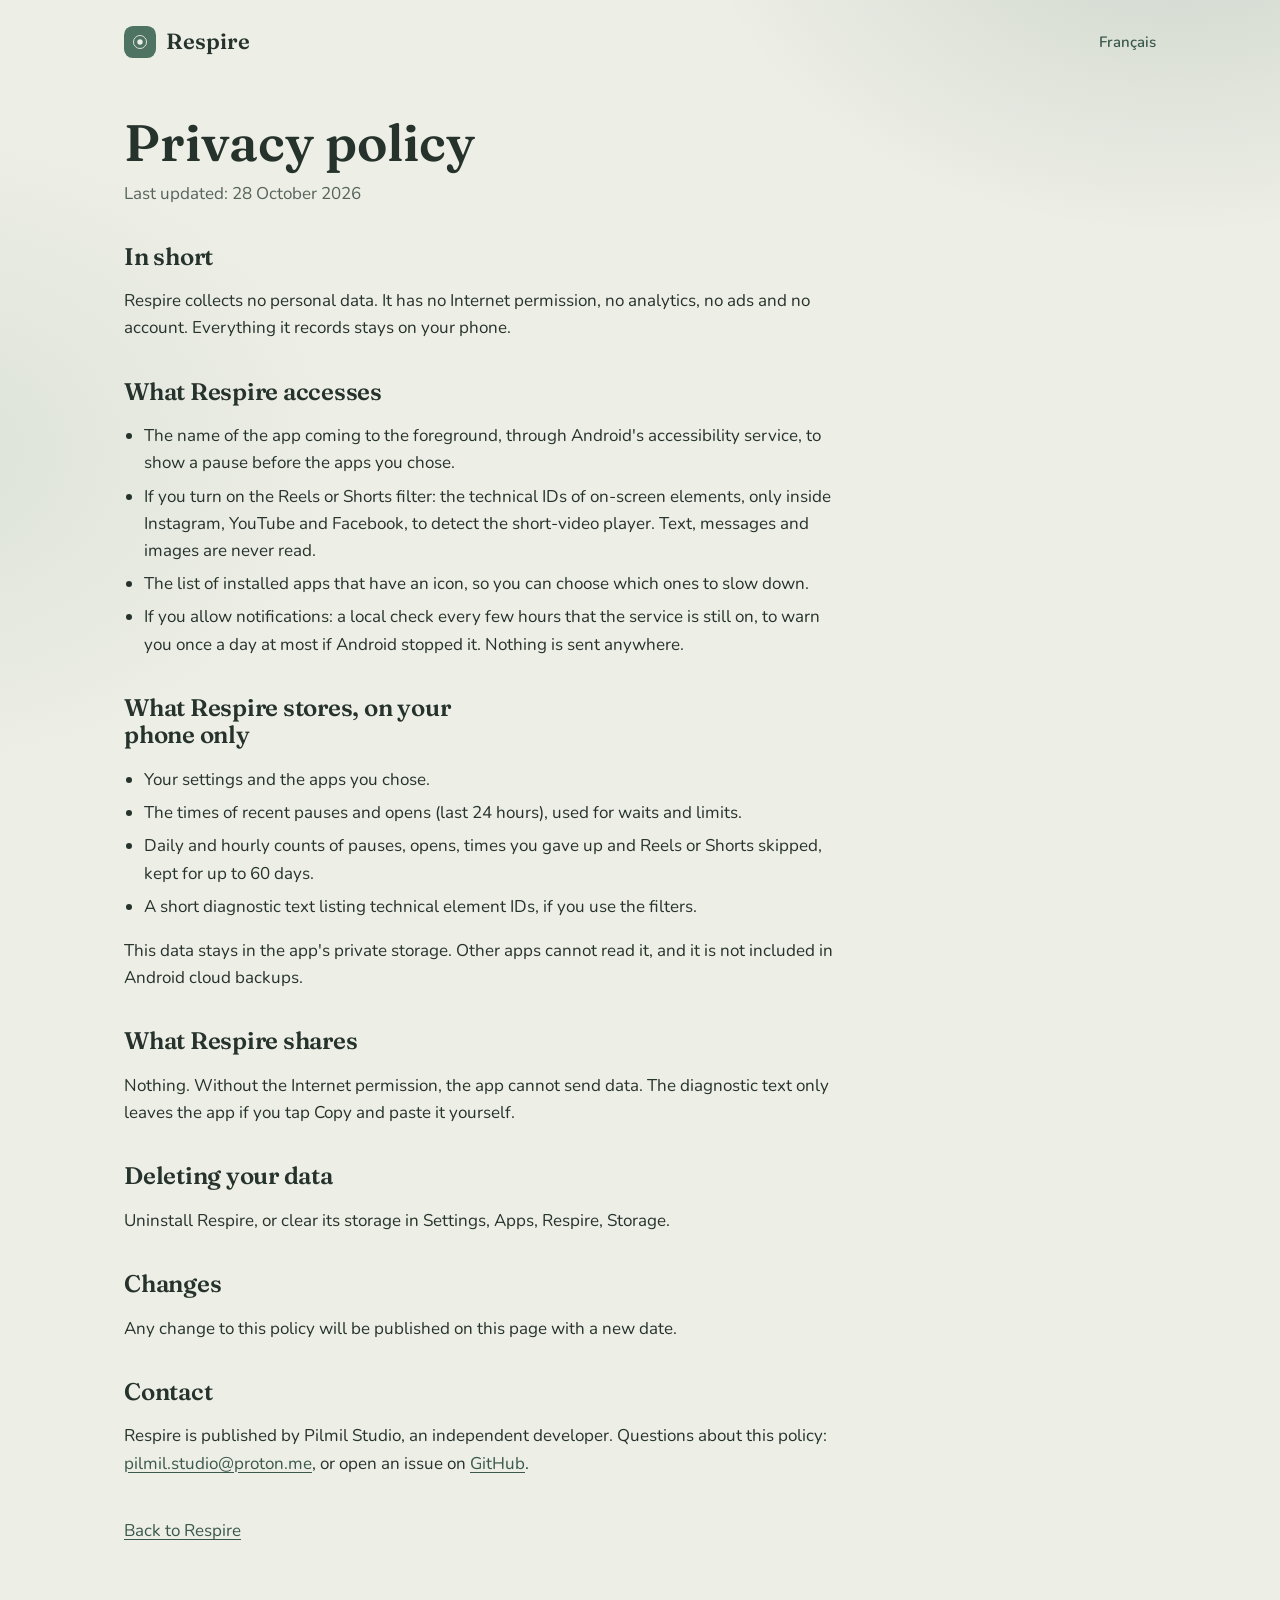
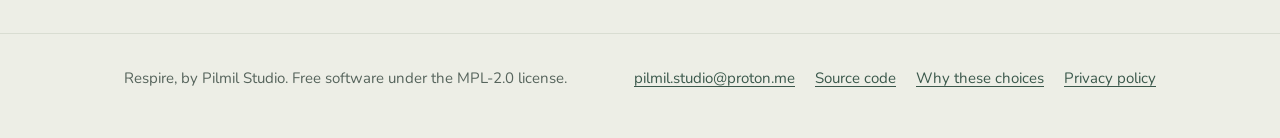
<file: docs/privacy.html>
<!doctype html>
<html lang="en">
<head>
<meta charset="utf-8">
<meta name="viewport" content="width=device-width, initial-scale=1">
<title>Privacy policy | Respire</title>
<meta name="description" content="Privacy policy">
<link rel="alternate" hreflang="fr" href="fr/confidentialite.html">
<link rel="icon" href="assets/icon.svg" type="image/svg+xml">
<link rel="stylesheet" href="assets/site.css">
<meta property="og:title" content="Privacy policy | Respire">
<meta property="og:description" content="Privacy policy">
</head>
<body>
<header class="wrap top">
<a class="brand" href="index.html"><svg viewBox="0 0 108 108" aria-hidden="true"><rect width="108" height="108" rx="30" fill="#4E7363"/><circle cx="54" cy="54" r="22" fill="none" stroke="#EDEEE6" stroke-width="3"/><circle cx="54" cy="54" r="9" fill="#EDEEE6"/></svg>Respire</a>
<nav aria-label="Menu"><a href="fr/confidentialite.html" lang="fr">Français</a></nav>
</header>
<main class="wrap"><article class="doc">
<h1>Privacy policy</h1>
<p class="date">Last updated: 28 October 2026</p>
<h2>In short</h2><p>Respire collects no personal data. It has no Internet permission, no analytics, no ads and no account. Everything it records stays on your phone.</p><h2>What Respire accesses</h2><ul><li>The name of the app coming to the foreground, through Android's accessibility service, to show a pause before the apps you chose.</li><li>If you turn on the Reels or Shorts filter: the technical IDs of on-screen elements, only inside Instagram, YouTube and Facebook, to detect the short-video player. Text, messages and images are never read.</li><li>The list of installed apps that have an icon, so you can choose which ones to slow down.</li><li>If you allow notifications: a local check every few hours that the service is still on, to warn you once a day at most if Android stopped it. Nothing is sent anywhere.</li></ul><h2>What Respire stores, on your phone only</h2><ul><li>Your settings and the apps you chose.</li><li>The times of recent pauses and opens (last 24 hours), used for waits and limits.</li><li>Daily and hourly counts of pauses, opens, times you gave up and Reels or Shorts skipped, kept for up to 60 days.</li><li>A short diagnostic text listing technical element IDs, if you use the filters.</li></ul><p>This data stays in the app's private storage. Other apps cannot read it, and it is not included in Android cloud backups.</p><h2>What Respire shares</h2><p>Nothing. Without the Internet permission, the app cannot send data. The diagnostic text only leaves the app if you tap Copy and paste it yourself.</p><h2>Deleting your data</h2><p>Uninstall Respire, or clear its storage in Settings, Apps, Respire, Storage.</p><h2>Changes</h2><p>Any change to this policy will be published on this page with a new date.</p><h2>Contact</h2><p>Respire is published by Pilmil Studio, an independent developer. Questions about this policy: <a href="mailto:pilmil.studio@proton.me">pilmil.studio@proton.me</a>, or open an issue on <a href="https://github.com/Relthdrarxash/respire/issues">GitHub</a>.</p>
<p style="margin-top:40px"><a href="index.html">Back to Respire</a></p>
</article></main>
<footer>
<div class="wrap">
<p style="margin:0">Respire, by Pilmil Studio. Free software under the MPL-2.0 license.</p>
<nav aria-label="Source code"><a href="mailto:pilmil.studio@proton.me">pilmil.studio@proton.me</a><a href="https://github.com/Relthdrarxash/respire">Source code</a><a href="why.html">Why these choices</a><a href="privacy.html">Privacy policy</a></nav>
</div>
</footer>
</body>
</html>
</file>
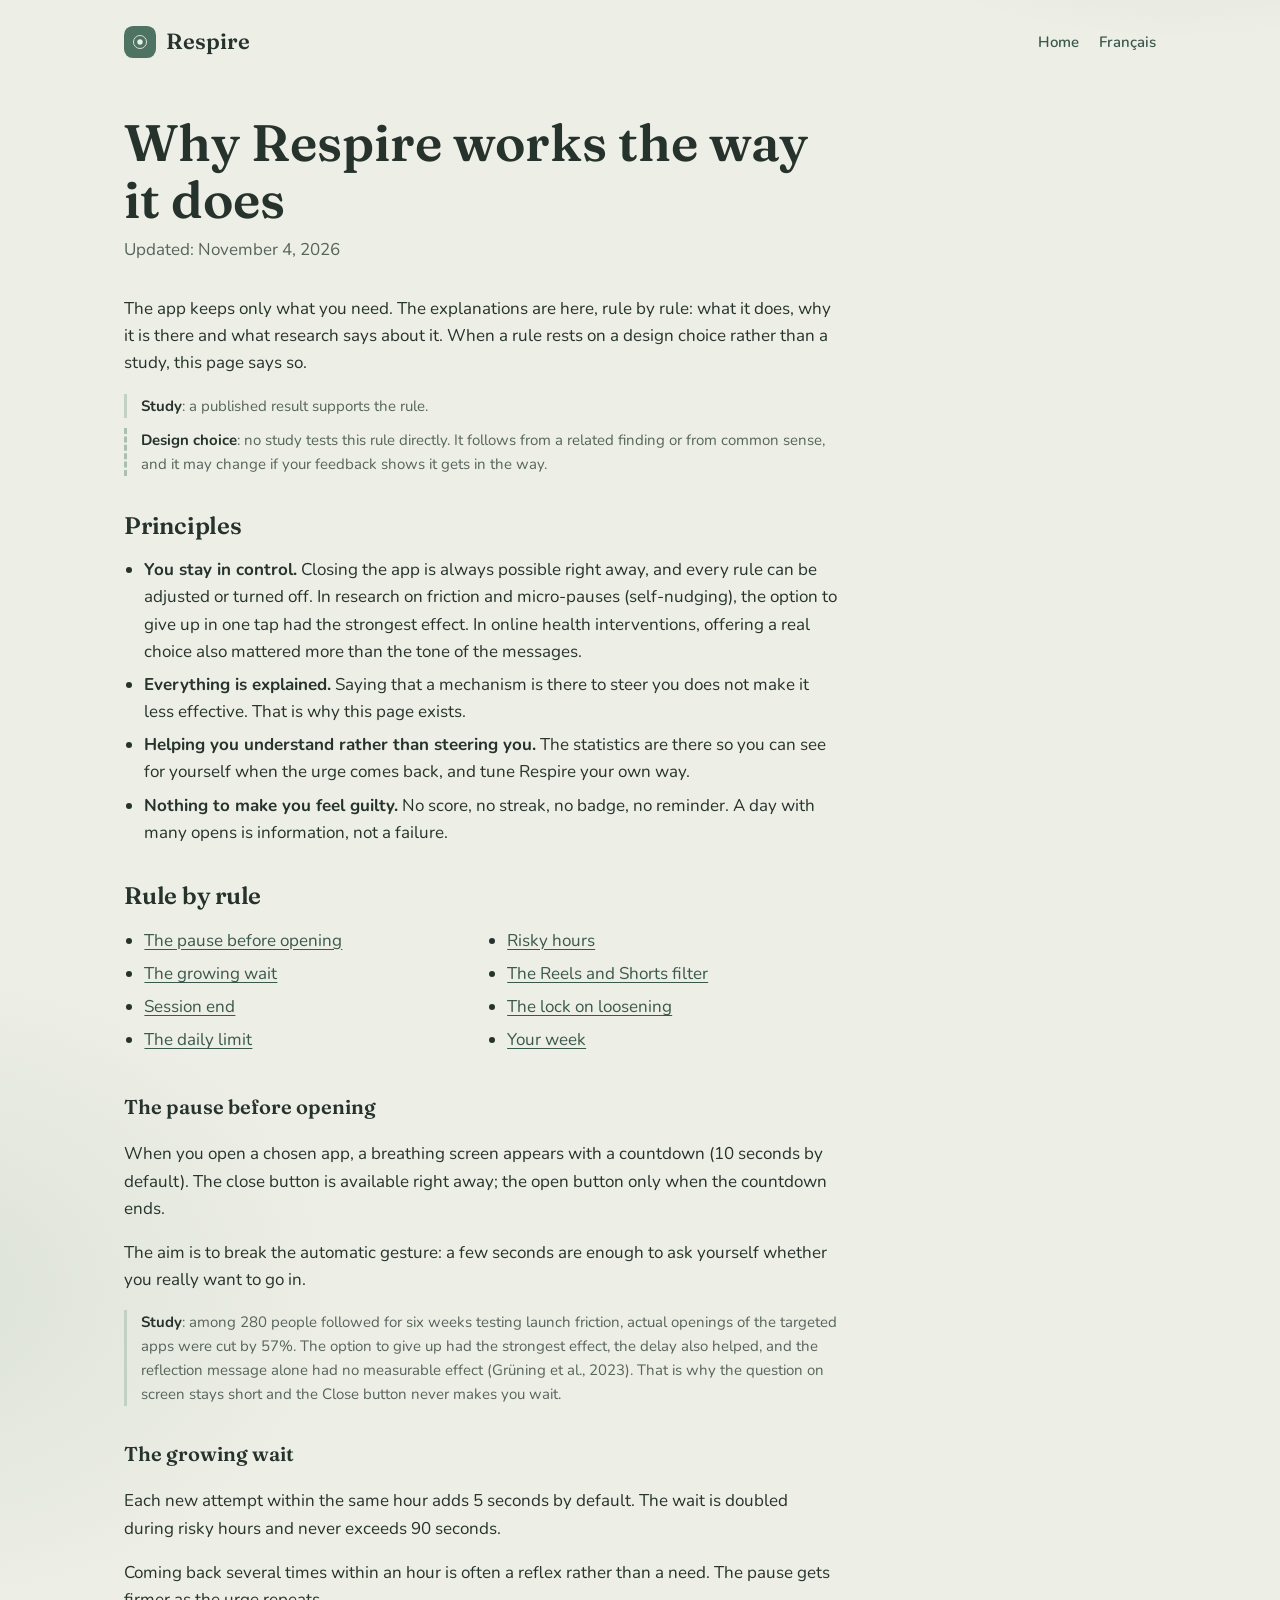
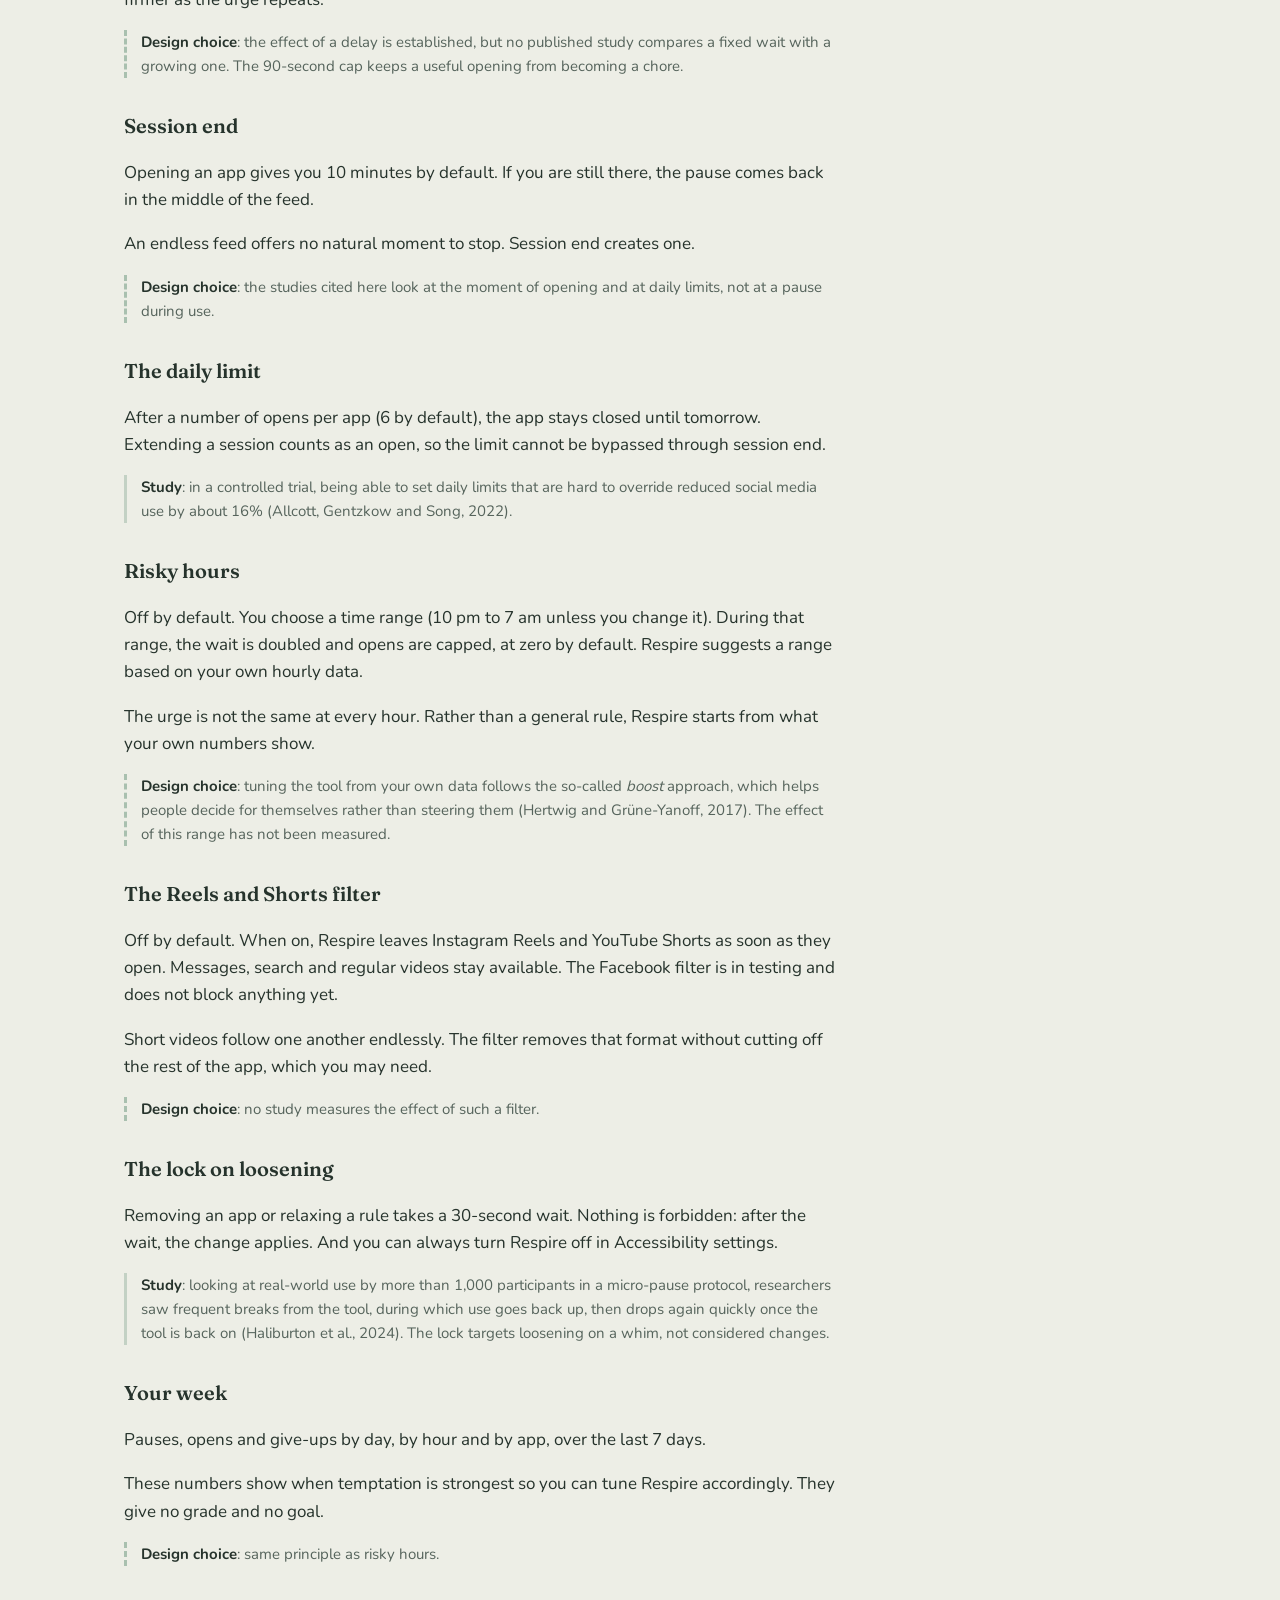
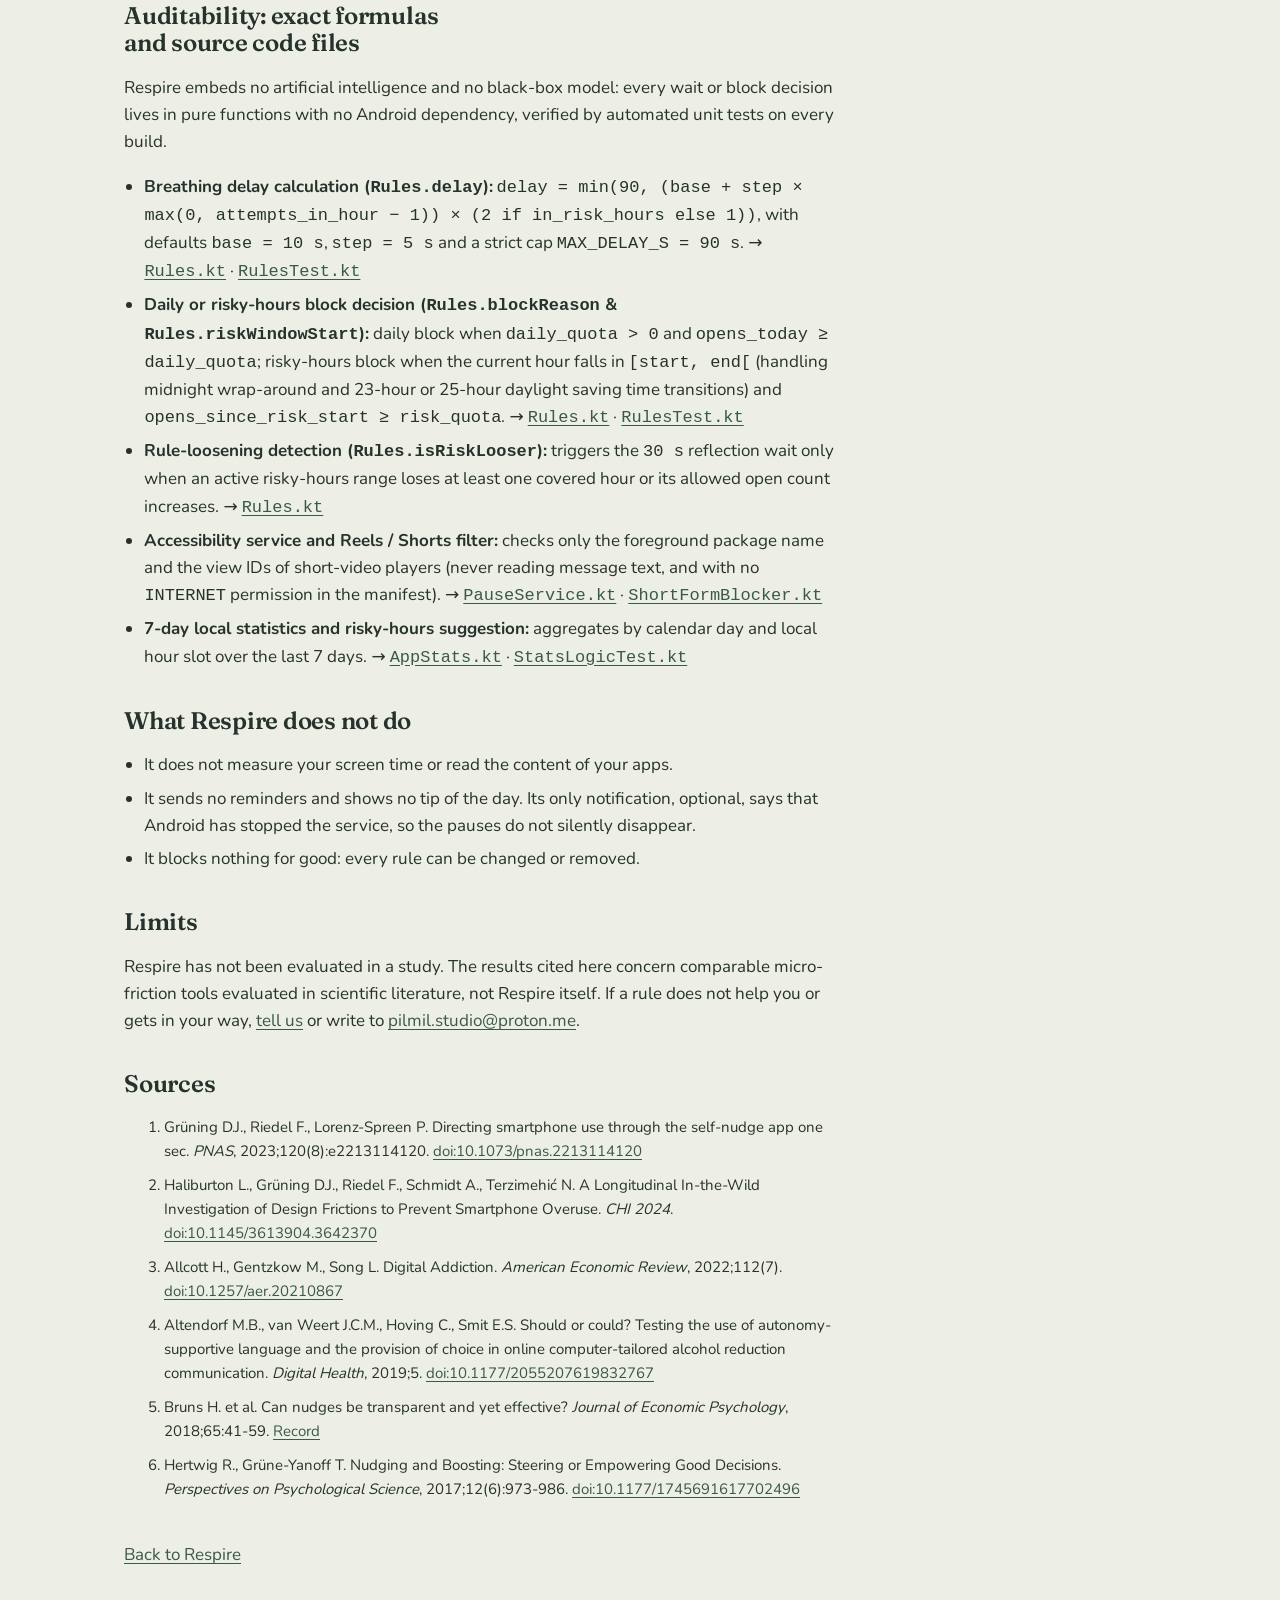
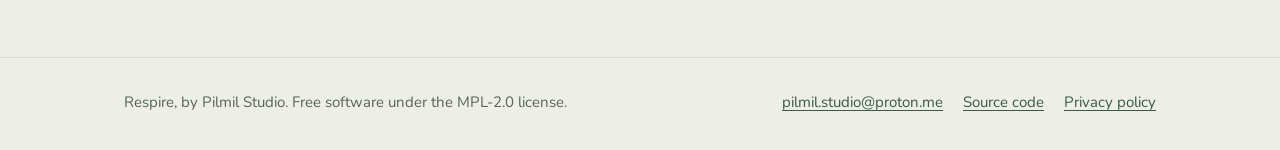
<file: docs/why.html>
<!doctype html>
<html lang="en">
<head>
<meta charset="utf-8">
<meta name="viewport" content="width=device-width, initial-scale=1">
<title>Why Respire works the way it does | Respire</title>
<meta name="description" content="Each Respire rule: what it does, why it is there and what research says about it, with sources.">
<link rel="alternate" hreflang="fr" href="fr/pourquoi.html">
<link rel="icon" href="assets/icon.svg" type="image/svg+xml">
<link rel="stylesheet" href="assets/site.css">
<meta property="og:title" content="Why Respire works the way it does">
<meta property="og:description" content="Each Respire rule: what it does, why it is there and what research says about it, with sources.">
</head>
<body>
<header class="wrap top">
<a class="brand" href="index.html"><svg viewBox="0 0 108 108" aria-hidden="true"><rect width="108" height="108" rx="30" fill="#4E7363"/><circle cx="54" cy="54" r="22" fill="none" stroke="#EDEEE6" stroke-width="3"/><circle cx="54" cy="54" r="9" fill="#EDEEE6"/></svg>Respire</a>
<nav aria-label="Menu"><a href="index.html">Home</a><a href="fr/pourquoi.html" lang="fr">Français</a></nav>
</header>
<main class="wrap"><article class="doc">
<h1>Why Respire works the way it does</h1>
<p class="date">Updated: November 4, 2026</p>
<p>The app keeps only what you need. The explanations are here, rule by rule: what it does, why it is there and what research says about it. When a rule rests on a design choice rather than a study, this page says so.</p>
<p class="proof"><b>Study</b>: a published result supports the rule.</p>
<p class="choice"><b>Design choice</b>: no study tests this rule directly. It follows from a related finding or from common sense, and it may change if your feedback shows it gets in the way.</p>

<h2>Principles</h2>
<ul>
<li><strong>You stay in control.</strong> Closing the app is always possible right away, and every rule can be adjusted or turned off. In research on friction and micro-pauses (self-nudging), the option to give up in one tap had the strongest effect. In online health interventions, offering a real choice also mattered more than the tone of the messages.</li>
<li><strong>Everything is explained.</strong> Saying that a mechanism is there to steer you does not make it less effective. That is why this page exists.</li>
<li><strong>Helping you understand rather than steering you.</strong> The statistics are there so you can see for yourself when the urge comes back, and tune Respire your own way.</li>
<li><strong>Nothing to make you feel guilty.</strong> No score, no streak, no badge, no reminder. A day with many opens is information, not a failure.</li>
</ul>

<h2>Rule by rule</h2>
<ul class="toc">
<li><a href="#pause">The pause before opening</a></li>
<li><a href="#wait">The growing wait</a></li>
<li><a href="#session">Session end</a></li>
<li><a href="#quota">The daily limit</a></li>
<li><a href="#hours">Risky hours</a></li>
<li><a href="#filter">The Reels and Shorts filter</a></li>
<li><a href="#lock">The lock on loosening</a></li>
<li><a href="#week">Your week</a></li>
</ul>

<h3 id="pause">The pause before opening</h3>
<p>When you open a chosen app, a breathing screen appears with a countdown (10 seconds by default). The close button is available right away; the open button only when the countdown ends.</p>
<p>The aim is to break the automatic gesture: a few seconds are enough to ask yourself whether you really want to go in.</p>
<p class="proof"><b>Study</b>: among 280 people followed for six weeks testing launch friction, actual openings of the targeted apps were cut by 57%. The option to give up had the strongest effect, the delay also helped, and the reflection message alone had no measurable effect (Grüning et al., 2023). That is why the question on screen stays short and the Close button never makes you wait.</p>

<h3 id="wait">The growing wait</h3>
<p>Each new attempt within the same hour adds 5 seconds by default. The wait is doubled during risky hours and never exceeds 90 seconds.</p>
<p>Coming back several times within an hour is often a reflex rather than a need. The pause gets firmer as the urge repeats.</p>
<p class="choice"><b>Design choice</b>: the effect of a delay is established, but no published study compares a fixed wait with a growing one. The 90-second cap keeps a useful opening from becoming a chore.</p>

<h3 id="session">Session end</h3>
<p>Opening an app gives you 10 minutes by default. If you are still there, the pause comes back in the middle of the feed.</p>
<p>An endless feed offers no natural moment to stop. Session end creates one.</p>
<p class="choice"><b>Design choice</b>: the studies cited here look at the moment of opening and at daily limits, not at a pause during use.</p>

<h3 id="quota">The daily limit</h3>
<p>After a number of opens per app (6 by default), the app stays closed until tomorrow. Extending a session counts as an open, so the limit cannot be bypassed through session end.</p>
<p class="proof"><b>Study</b>: in a controlled trial, being able to set daily limits that are hard to override reduced social media use by about 16% (Allcott, Gentzkow and Song, 2022).</p>

<h3 id="hours">Risky hours</h3>
<p>Off by default. You choose a time range (10 pm to 7 am unless you change it). During that range, the wait is doubled and opens are capped, at zero by default. Respire suggests a range based on your own hourly data.</p>
<p>The urge is not the same at every hour. Rather than a general rule, Respire starts from what your own numbers show.</p>
<p class="choice"><b>Design choice</b>: tuning the tool from your own data follows the so-called <i>boost</i> approach, which helps people decide for themselves rather than steering them (Hertwig and Grüne-Yanoff, 2017). The effect of this range has not been measured.</p>

<h3 id="filter">The Reels and Shorts filter</h3>
<p>Off by default. When on, Respire leaves Instagram Reels and YouTube Shorts as soon as they open. Messages, search and regular videos stay available. The Facebook filter is in testing and does not block anything yet.</p>
<p>Short videos follow one another endlessly. The filter removes that format without cutting off the rest of the app, which you may need.</p>
<p class="choice"><b>Design choice</b>: no study measures the effect of such a filter.</p>

<h3 id="lock">The lock on loosening</h3>
<p>Removing an app or relaxing a rule takes a 30-second wait. Nothing is forbidden: after the wait, the change applies. And you can always turn Respire off in Accessibility settings.</p>
<p class="proof"><b>Study</b>: looking at real-world use by more than 1,000 participants in a micro-pause protocol, researchers saw frequent breaks from the tool, during which use goes back up, then drops again quickly once the tool is back on (Haliburton et al., 2024). The lock targets loosening on a whim, not considered changes.</p>

<h3 id="week">Your week</h3>
<p>Pauses, opens and give-ups by day, by hour and by app, over the last 7 days.</p>
<p>These numbers show when temptation is strongest so you can tune Respire accordingly. They give no grade and no goal.</p>
<p class="choice"><b>Design choice</b>: same principle as risky hours.</p>

<h2>Auditability: exact formulas and source code files</h2>
<p>Respire embeds no artificial intelligence and no black-box model: every wait or block decision lives in pure functions with no Android dependency, verified by automated unit tests on every build.</p>
<ul>
<li><strong>Breathing delay calculation (<code>Rules.delay</code>):</strong>
<code>delay = min(90, (base + step × max(0, attempts_in_hour − 1)) × (2 if in_risk_hours else 1))</code>, with defaults <code>base = 10 s</code>, <code>step = 5 s</code> and a strict cap <code>MAX_DELAY_S = 90 s</code>.
&rarr; <a href="https://github.com/Relthdrarxash/respire/blob/main/app/src/main/java/fr/respire/app/Rules.kt"><code>Rules.kt</code></a> · <a href="https://github.com/Relthdrarxash/respire/blob/main/app/src/test/java/fr/respire/app/RulesTest.kt"><code>RulesTest.kt</code></a></li>
<li><strong>Daily or risky-hours block decision (<code>Rules.blockReason</code> &amp; <code>Rules.riskWindowStart</code>):</strong>
daily block when <code>daily_quota &gt; 0</code> and <code>opens_today &ge; daily_quota</code>; risky-hours block when the current hour falls in <code>[start, end[</code> (handling midnight wrap-around and 23-hour or 25-hour daylight saving time transitions) and <code>opens_since_risk_start &ge; risk_quota</code>.
&rarr; <a href="https://github.com/Relthdrarxash/respire/blob/main/app/src/main/java/fr/respire/app/Rules.kt"><code>Rules.kt</code></a> · <a href="https://github.com/Relthdrarxash/respire/blob/main/app/src/test/java/fr/respire/app/RulesTest.kt"><code>RulesTest.kt</code></a></li>
<li><strong>Rule-loosening detection (<code>Rules.isRiskLooser</code>):</strong>
triggers the <code>30 s</code> reflection wait only when an active risky-hours range loses at least one covered hour or its allowed open count increases.
&rarr; <a href="https://github.com/Relthdrarxash/respire/blob/main/app/src/main/java/fr/respire/app/Rules.kt"><code>Rules.kt</code></a></li>
<li><strong>Accessibility service and Reels / Shorts filter:</strong>
checks only the foreground package name and the view IDs of short-video players (never reading message text, and with no <code>INTERNET</code> permission in the manifest).
&rarr; <a href="https://github.com/Relthdrarxash/respire/blob/main/app/src/main/java/fr/respire/app/PauseService.kt"><code>PauseService.kt</code></a> · <a href="https://github.com/Relthdrarxash/respire/blob/main/app/src/main/java/fr/respire/app/ShortFormBlocker.kt"><code>ShortFormBlocker.kt</code></a></li>
<li><strong>7-day local statistics and risky-hours suggestion:</strong>
aggregates by calendar day and local hour slot over the last 7 days.
&rarr; <a href="https://github.com/Relthdrarxash/respire/blob/main/app/src/main/java/fr/respire/app/ui/AppStats.kt"><code>AppStats.kt</code></a> · <a href="https://github.com/Relthdrarxash/respire/blob/main/app/src/test/java/fr/respire/app/ui/StatsLogicTest.kt"><code>StatsLogicTest.kt</code></a></li>
</ul>

<h2>What Respire does not do</h2>
<ul>
<li>It does not measure your screen time or read the content of your apps.</li>
<li>It sends no reminders and shows no tip of the day. Its only notification, optional, says that Android has stopped the service, so the pauses do not silently disappear.</li>
<li>It blocks nothing for good: every rule can be changed or removed.</li>
</ul>

<h2>Limits</h2>
<p>Respire has not been evaluated in a study. The results cited here concern comparable micro-friction tools evaluated in scientific literature, not Respire itself. If a rule does not help you or gets in your way, <a href="https://github.com/Relthdrarxash/respire/issues">tell us</a> or write to <a href="mailto:pilmil.studio@proton.me">pilmil.studio@proton.me</a>.</p>

<h2>Sources</h2>
<ol class="refs">
<li>Grüning D.J., Riedel F., Lorenz-Spreen P. Directing smartphone use through the self-nudge app one sec. <i>PNAS</i>, 2023;120(8):e2213114120. <a href="https://doi.org/10.1073/pnas.2213114120">doi:10.1073/pnas.2213114120</a></li>
<li>Haliburton L., Grüning D.J., Riedel F., Schmidt A., Terzimehić N. A Longitudinal In-the-Wild Investigation of Design Frictions to Prevent Smartphone Overuse. <i>CHI 2024</i>. <a href="https://doi.org/10.1145/3613904.3642370">doi:10.1145/3613904.3642370</a></li>
<li>Allcott H., Gentzkow M., Song L. Digital Addiction. <i>American Economic Review</i>, 2022;112(7). <a href="https://doi.org/10.1257/aer.20210867">doi:10.1257/aer.20210867</a></li>
<li>Altendorf M.B., van Weert J.C.M., Hoving C., Smit E.S. Should or could? Testing the use of autonomy-supportive language and the provision of choice in online computer-tailored alcohol reduction communication. <i>Digital Health</i>, 2019;5. <a href="https://doi.org/10.1177/2055207619832767">doi:10.1177/2055207619832767</a></li>
<li>Bruns H. et al. Can nudges be transparent and yet effective? <i>Journal of Economic Psychology</i>, 2018;65:41-59. <a href="https://econpapers.repec.org/RePEc:eee:joepsy:v:65:y:2018:i:c:p:41-59">Record</a></li>
<li>Hertwig R., Grüne-Yanoff T. Nudging and Boosting: Steering or Empowering Good Decisions. <i>Perspectives on Psychological Science</i>, 2017;12(6):973-986. <a href="https://doi.org/10.1177/1745691617702496">doi:10.1177/1745691617702496</a></li>
</ol>
<p style="margin-top:40px"><a href="index.html">Back to Respire</a></p>
</article></main>
<footer>
<div class="wrap">
<p style="margin:0">Respire, by Pilmil Studio. Free software under the MPL-2.0 license.</p>
<nav aria-label="Source code"><a href="mailto:pilmil.studio@proton.me">pilmil.studio@proton.me</a><a href="https://github.com/Relthdrarxash/respire">Source code</a><a href="privacy.html">Privacy policy</a></nav>
</div>
</footer>
</body>
</html>
</file>
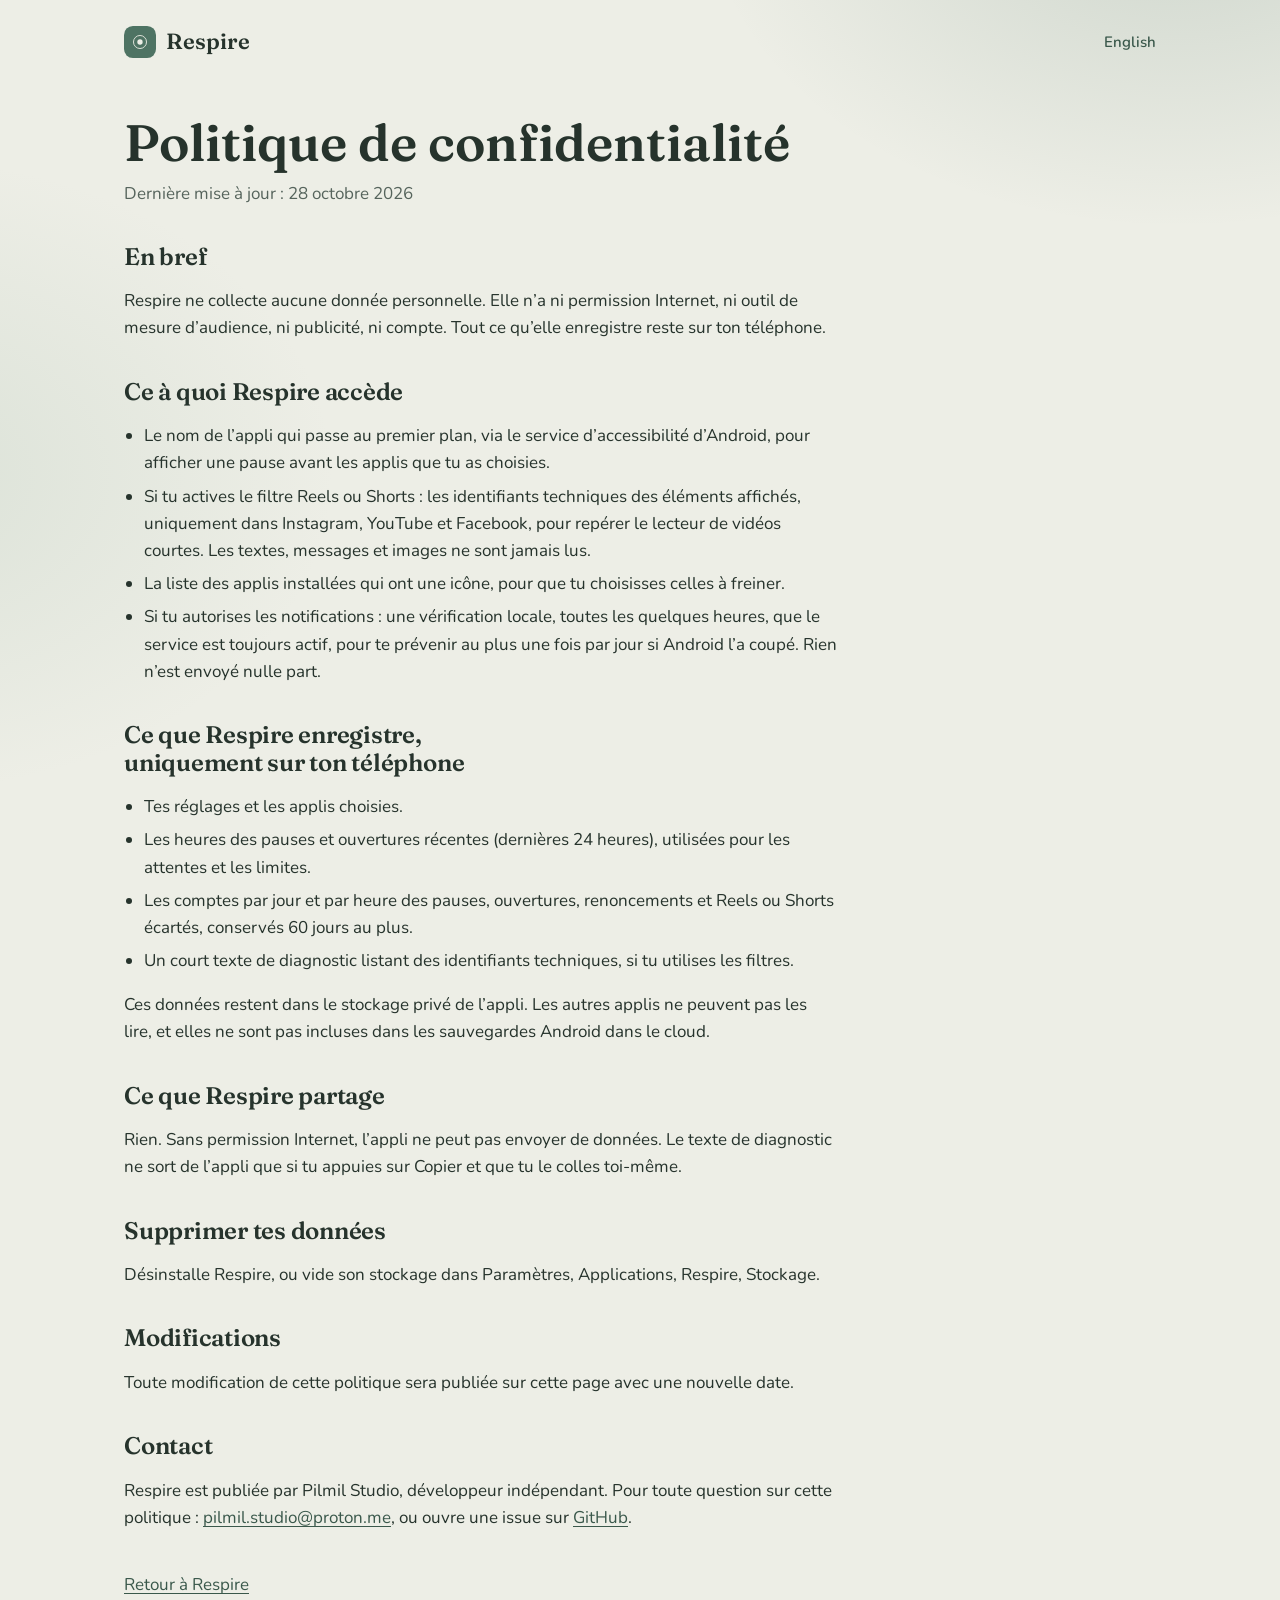
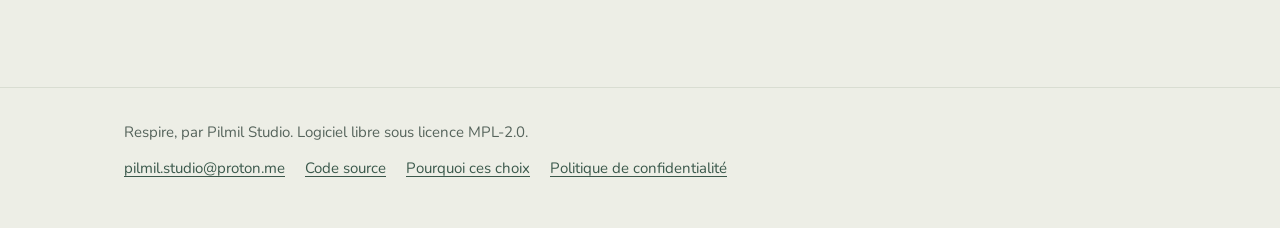
<file: docs/fr/confidentialite.html>
<!doctype html>
<html lang="fr">
<head>
<meta charset="utf-8">
<meta name="viewport" content="width=device-width, initial-scale=1">
<title>Politique de confidentialité | Respire</title>
<meta name="description" content="Politique de confidentialité">
<link rel="alternate" hreflang="en" href="../privacy.html">
<link rel="icon" href="../assets/icon.svg" type="image/svg+xml">
<link rel="stylesheet" href="../assets/site.css">
<meta property="og:title" content="Politique de confidentialité | Respire">
<meta property="og:description" content="Politique de confidentialité">
</head>
<body>
<header class="wrap top">
<a class="brand" href="index.html"><svg viewBox="0 0 108 108" aria-hidden="true"><rect width="108" height="108" rx="30" fill="#4E7363"/><circle cx="54" cy="54" r="22" fill="none" stroke="#EDEEE6" stroke-width="3"/><circle cx="54" cy="54" r="9" fill="#EDEEE6"/></svg>Respire</a>
<nav aria-label="Menu"><a href="../privacy.html" lang="en">English</a></nav>
</header>
<main class="wrap"><article class="doc">
<h1>Politique de confidentialité</h1>
<p class="date">Dernière mise à jour : 28 octobre 2026</p>
<h2>En bref</h2><p>Respire ne collecte aucune donnée personnelle. Elle n’a ni permission Internet, ni outil de mesure d’audience, ni publicité, ni compte. Tout ce qu’elle enregistre reste sur ton téléphone.</p><h2>Ce à quoi Respire accède</h2><ul><li>Le nom de l’appli qui passe au premier plan, via le service d’accessibilité d’Android, pour afficher une pause avant les applis que tu as choisies.</li><li>Si tu actives le filtre Reels ou Shorts : les identifiants techniques des éléments affichés, uniquement dans Instagram, YouTube et Facebook, pour repérer le lecteur de vidéos courtes. Les textes, messages et images ne sont jamais lus.</li><li>La liste des applis installées qui ont une icône, pour que tu choisisses celles à freiner.</li><li>Si tu autorises les notifications : une vérification locale, toutes les quelques heures, que le service est toujours actif, pour te prévenir au plus une fois par jour si Android l’a coupé. Rien n’est envoyé nulle part.</li></ul><h2>Ce que Respire enregistre, uniquement sur ton téléphone</h2><ul><li>Tes réglages et les applis choisies.</li><li>Les heures des pauses et ouvertures récentes (dernières 24 heures), utilisées pour les attentes et les limites.</li><li>Les comptes par jour et par heure des pauses, ouvertures, renoncements et Reels ou Shorts écartés, conservés 60 jours au plus.</li><li>Un court texte de diagnostic listant des identifiants techniques, si tu utilises les filtres.</li></ul><p>Ces données restent dans le stockage privé de l’appli. Les autres applis ne peuvent pas les lire, et elles ne sont pas incluses dans les sauvegardes Android dans le cloud.</p><h2>Ce que Respire partage</h2><p>Rien. Sans permission Internet, l’appli ne peut pas envoyer de données. Le texte de diagnostic ne sort de l’appli que si tu appuies sur Copier et que tu le colles toi-même.</p><h2>Supprimer tes données</h2><p>Désinstalle Respire, ou vide son stockage dans Paramètres, Applications, Respire, Stockage.</p><h2>Modifications</h2><p>Toute modification de cette politique sera publiée sur cette page avec une nouvelle date.</p><h2>Contact</h2><p>Respire est publiée par Pilmil Studio, développeur indépendant. Pour toute question sur cette politique : <a href="mailto:pilmil.studio@proton.me">pilmil.studio@proton.me</a>, ou ouvre une issue sur <a href="https://github.com/Relthdrarxash/respire/issues">GitHub</a>.</p>
<p style="margin-top:40px"><a href="index.html">Retour à Respire</a></p>
</article></main>
<footer>
<div class="wrap">
<p style="margin:0">Respire, par Pilmil Studio. Logiciel libre sous licence MPL-2.0.</p>
<nav aria-label="Code source"><a href="mailto:pilmil.studio@proton.me">pilmil.studio@proton.me</a><a href="https://github.com/Relthdrarxash/respire">Code source</a><a href="pourquoi.html">Pourquoi ces choix</a><a href="confidentialite.html">Politique de confidentialité</a></nav>
</div>
</footer>
</body>
</html>
</file>
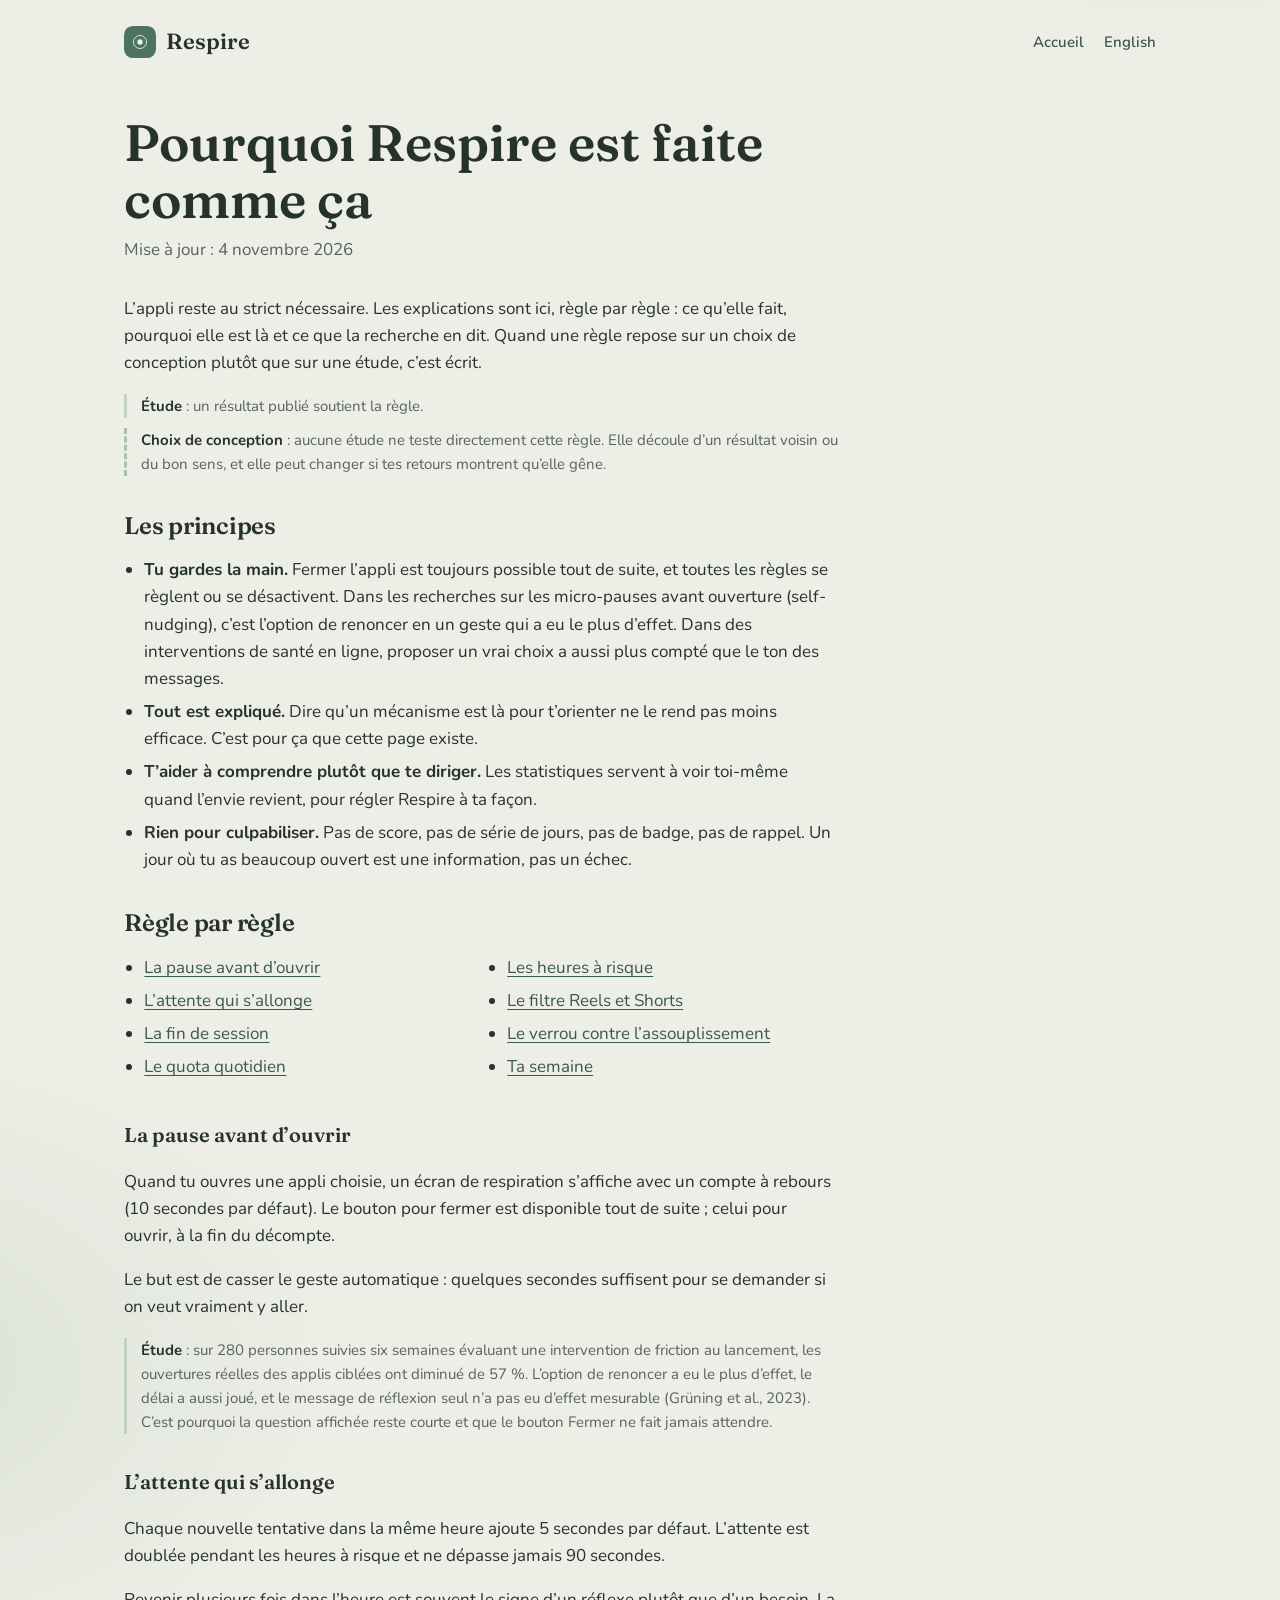
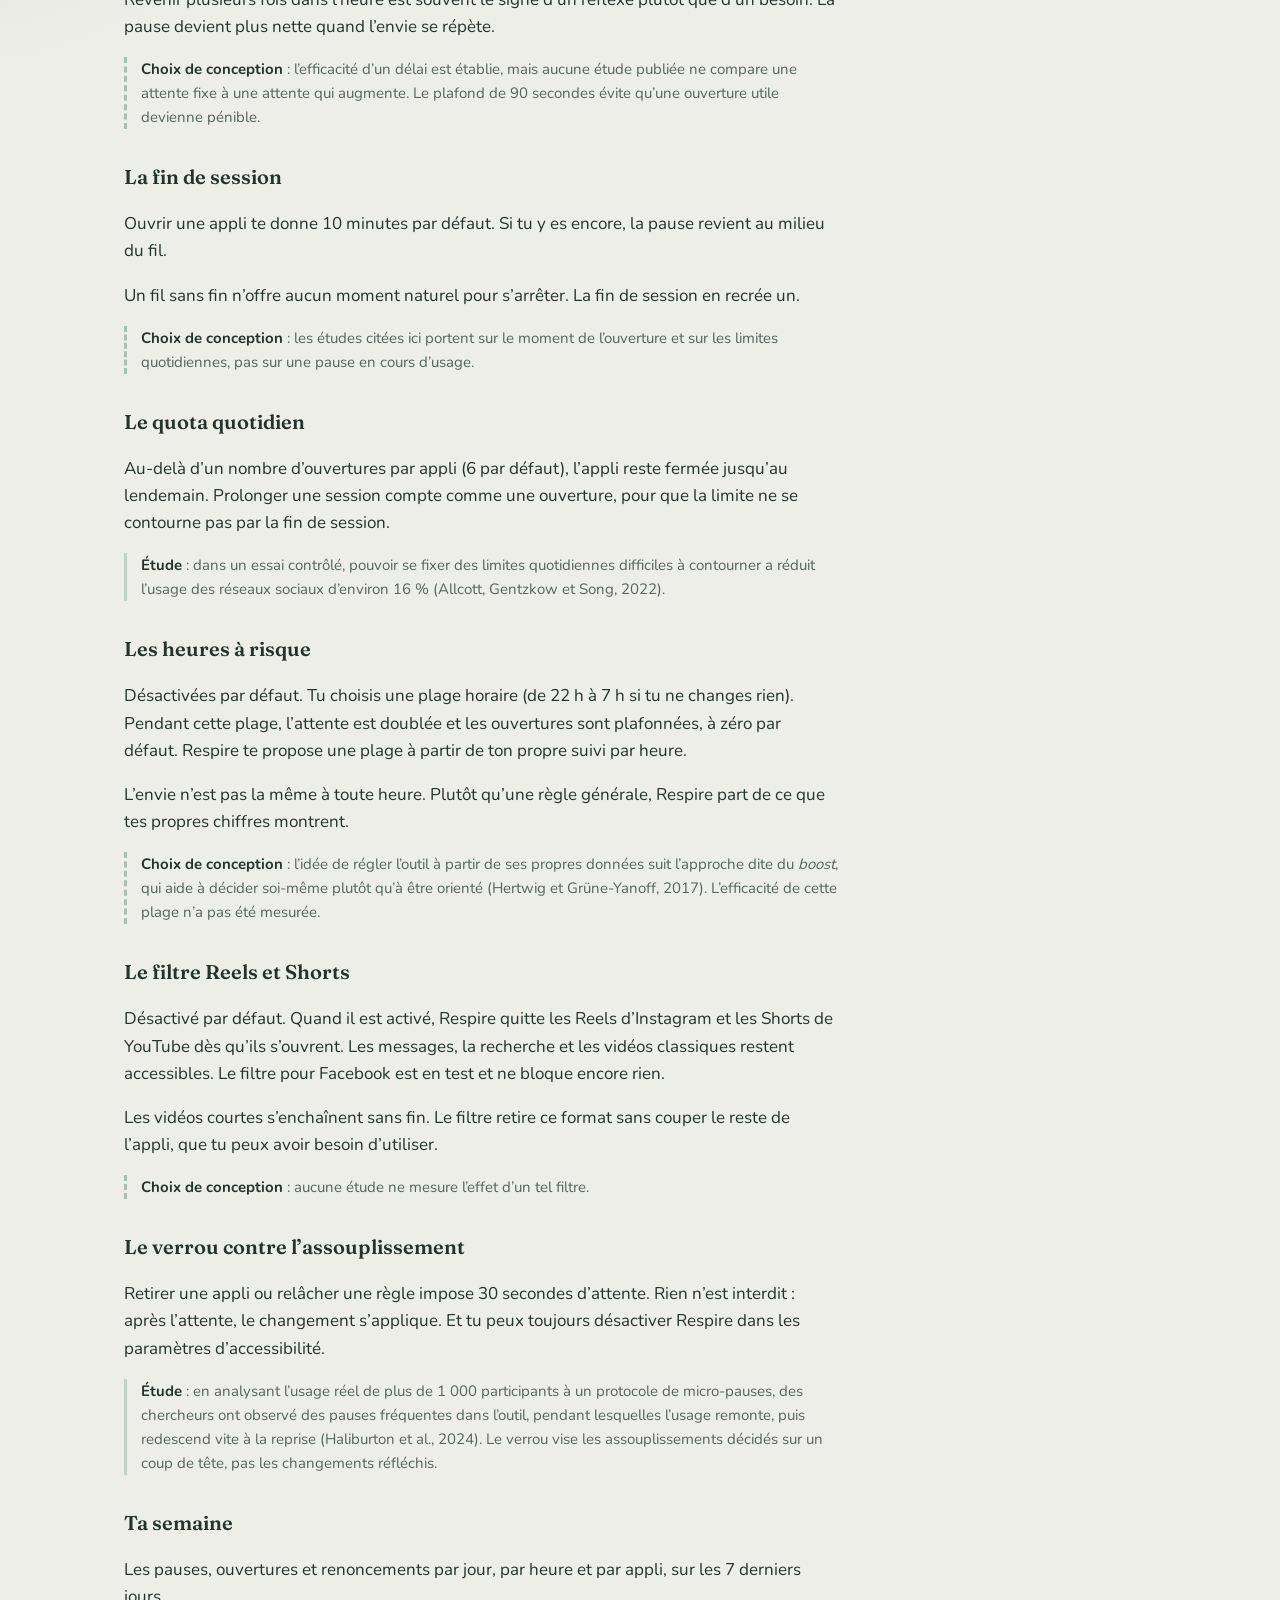
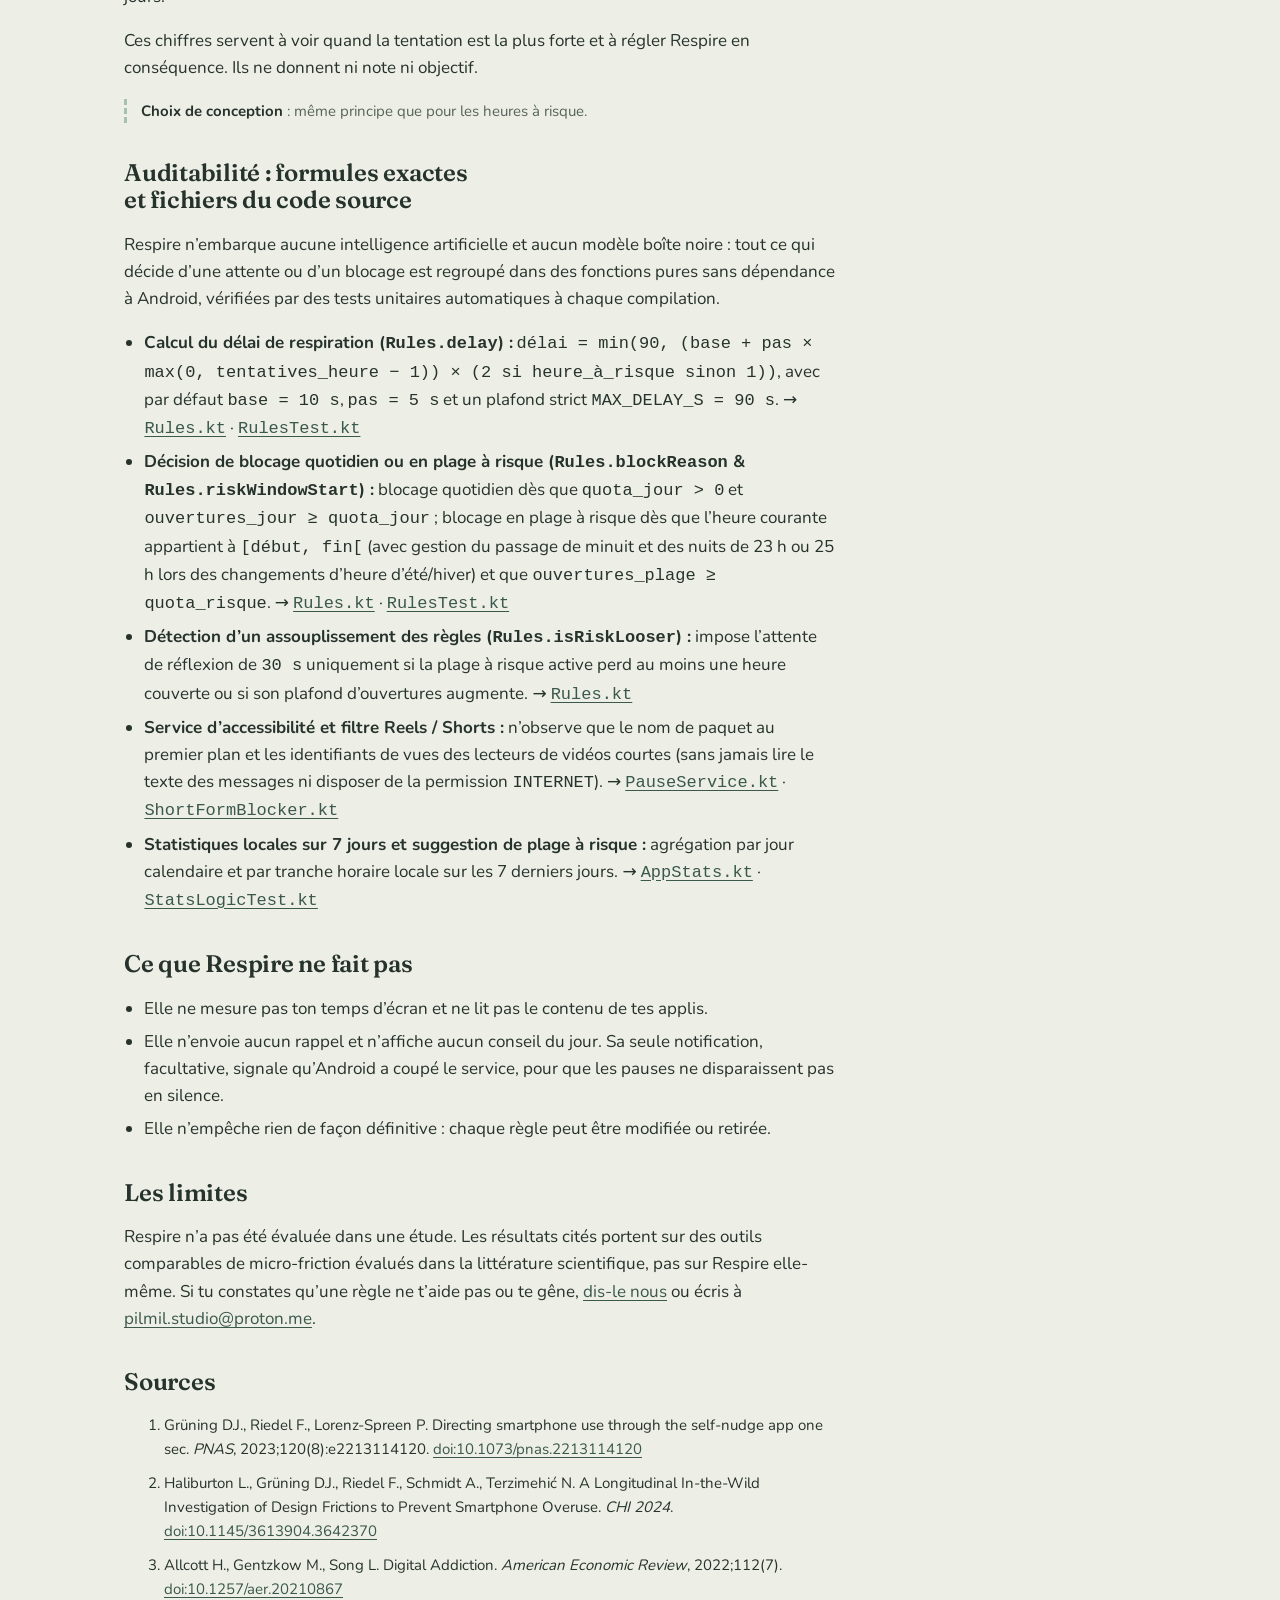
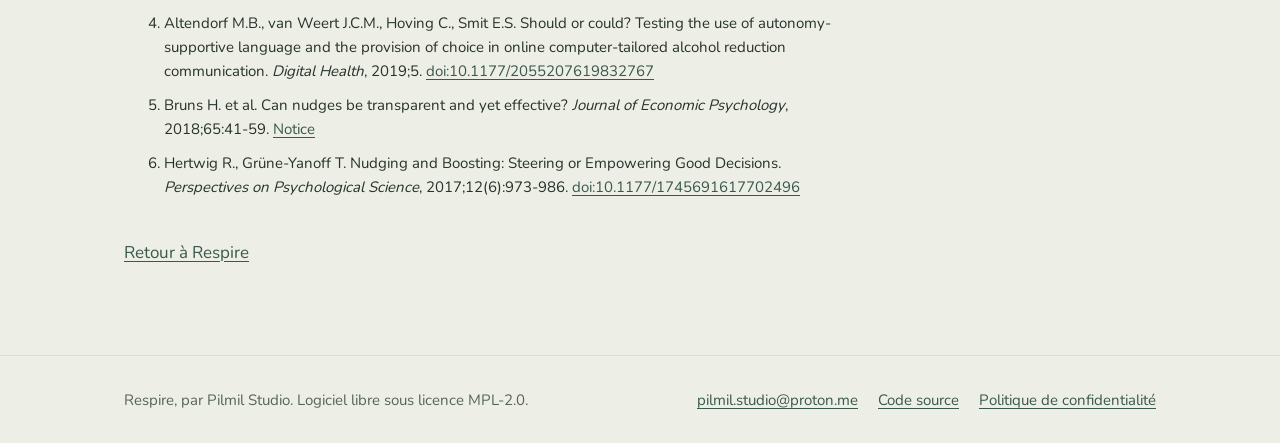
<file: docs/fr/pourquoi.html>
<!doctype html>
<html lang="fr">
<head>
<meta charset="utf-8">
<meta name="viewport" content="width=device-width, initial-scale=1">
<title>Pourquoi Respire est faite comme ça | Respire</title>
<meta name="description" content="Chaque règle de Respire, ce qu’elle fait, pourquoi elle est là et ce que la recherche en dit, avec les sources.">
<link rel="alternate" hreflang="en" href="../why.html">
<link rel="icon" href="../assets/icon.svg" type="image/svg+xml">
<link rel="stylesheet" href="../assets/site.css">
<meta property="og:title" content="Pourquoi Respire est faite comme ça">
<meta property="og:description" content="Chaque règle de Respire, ce qu’elle fait, pourquoi elle est là et ce que la recherche en dit, avec les sources.">
</head>
<body>
<header class="wrap top">
<a class="brand" href="index.html"><svg viewBox="0 0 108 108" aria-hidden="true"><rect width="108" height="108" rx="30" fill="#4E7363"/><circle cx="54" cy="54" r="22" fill="none" stroke="#EDEEE6" stroke-width="3"/><circle cx="54" cy="54" r="9" fill="#EDEEE6"/></svg>Respire</a>
<nav aria-label="Menu"><a href="index.html">Accueil</a><a href="../why.html" lang="en">English</a></nav>
</header>
<main class="wrap"><article class="doc">
<h1>Pourquoi Respire est faite comme ça</h1>
<p class="date">Mise à jour : 4 novembre 2026</p>
<p>L’appli reste au strict nécessaire. Les explications sont ici, règle par règle : ce qu’elle fait, pourquoi elle est là et ce que la recherche en dit. Quand une règle repose sur un choix de conception plutôt que sur une étude, c’est écrit.</p>
<p class="proof"><b>Étude</b> : un résultat publié soutient la règle.</p>
<p class="choice"><b>Choix de conception</b> : aucune étude ne teste directement cette règle. Elle découle d’un résultat voisin ou du bon sens, et elle peut changer si tes retours montrent qu’elle gêne.</p>

<h2>Les principes</h2>
<ul>
<li><strong>Tu gardes la main.</strong> Fermer l’appli est toujours possible tout de suite, et toutes les règles se règlent ou se désactivent. Dans les recherches sur les micro-pauses avant ouverture (self-nudging), c’est l’option de renoncer en un geste qui a eu le plus d’effet. Dans des interventions de santé en ligne, proposer un vrai choix a aussi plus compté que le ton des messages.</li>
<li><strong>Tout est expliqué.</strong> Dire qu’un mécanisme est là pour t’orienter ne le rend pas moins efficace. C’est pour ça que cette page existe.</li>
<li><strong>T’aider à comprendre plutôt que te diriger.</strong> Les statistiques servent à voir toi-même quand l’envie revient, pour régler Respire à ta façon.</li>
<li><strong>Rien pour culpabiliser.</strong> Pas de score, pas de série de jours, pas de badge, pas de rappel. Un jour où tu as beaucoup ouvert est une information, pas un échec.</li>
</ul>

<h2>Règle par règle</h2>
<ul class="toc">
<li><a href="#pause">La pause avant d’ouvrir</a></li>
<li><a href="#attente">L’attente qui s’allonge</a></li>
<li><a href="#session">La fin de session</a></li>
<li><a href="#quota">Le quota quotidien</a></li>
<li><a href="#heures">Les heures à risque</a></li>
<li><a href="#filtre">Le filtre Reels et Shorts</a></li>
<li><a href="#verrou">Le verrou contre l’assouplissement</a></li>
<li><a href="#semaine">Ta semaine</a></li>
</ul>

<h3 id="pause">La pause avant d’ouvrir</h3>
<p>Quand tu ouvres une appli choisie, un écran de respiration s’affiche avec un compte à rebours (10 secondes par défaut). Le bouton pour fermer est disponible tout de suite ; celui pour ouvrir, à la fin du décompte.</p>
<p>Le but est de casser le geste automatique : quelques secondes suffisent pour se demander si on veut vraiment y aller.</p>
<p class="proof"><b>Étude</b> : sur 280 personnes suivies six semaines évaluant une intervention de friction au lancement, les ouvertures réelles des applis ciblées ont diminué de 57 %. L’option de renoncer a eu le plus d’effet, le délai a aussi joué, et le message de réflexion seul n’a pas eu d’effet mesurable (Grüning et al., 2023). C’est pourquoi la question affichée reste courte et que le bouton Fermer ne fait jamais attendre.</p>

<h3 id="attente">L’attente qui s’allonge</h3>
<p>Chaque nouvelle tentative dans la même heure ajoute 5 secondes par défaut. L’attente est doublée pendant les heures à risque et ne dépasse jamais 90 secondes.</p>
<p>Revenir plusieurs fois dans l’heure est souvent le signe d’un réflexe plutôt que d’un besoin. La pause devient plus nette quand l’envie se répète.</p>
<p class="choice"><b>Choix de conception</b> : l’efficacité d’un délai est établie, mais aucune étude publiée ne compare une attente fixe à une attente qui augmente. Le plafond de 90 secondes évite qu’une ouverture utile devienne pénible.</p>

<h3 id="session">La fin de session</h3>
<p>Ouvrir une appli te donne 10 minutes par défaut. Si tu y es encore, la pause revient au milieu du fil.</p>
<p>Un fil sans fin n’offre aucun moment naturel pour s’arrêter. La fin de session en recrée un.</p>
<p class="choice"><b>Choix de conception</b> : les études citées ici portent sur le moment de l’ouverture et sur les limites quotidiennes, pas sur une pause en cours d’usage.</p>

<h3 id="quota">Le quota quotidien</h3>
<p>Au-delà d’un nombre d’ouvertures par appli (6 par défaut), l’appli reste fermée jusqu’au lendemain. Prolonger une session compte comme une ouverture, pour que la limite ne se contourne pas par la fin de session.</p>
<p class="proof"><b>Étude</b> : dans un essai contrôlé, pouvoir se fixer des limites quotidiennes difficiles à contourner a réduit l’usage des réseaux sociaux d’environ 16 % (Allcott, Gentzkow et Song, 2022).</p>

<h3 id="heures">Les heures à risque</h3>
<p>Désactivées par défaut. Tu choisis une plage horaire (de 22 h à 7 h si tu ne changes rien). Pendant cette plage, l’attente est doublée et les ouvertures sont plafonnées, à zéro par défaut. Respire te propose une plage à partir de ton propre suivi par heure.</p>
<p>L’envie n’est pas la même à toute heure. Plutôt qu’une règle générale, Respire part de ce que tes propres chiffres montrent.</p>
<p class="choice"><b>Choix de conception</b> : l’idée de régler l’outil à partir de ses propres données suit l’approche dite du <i>boost</i>, qui aide à décider soi-même plutôt qu’à être orienté (Hertwig et Grüne-Yanoff, 2017). L’efficacité de cette plage n’a pas été mesurée.</p>

<h3 id="filtre">Le filtre Reels et Shorts</h3>
<p>Désactivé par défaut. Quand il est activé, Respire quitte les Reels d’Instagram et les Shorts de YouTube dès qu’ils s’ouvrent. Les messages, la recherche et les vidéos classiques restent accessibles. Le filtre pour Facebook est en test et ne bloque encore rien.</p>
<p>Les vidéos courtes s’enchaînent sans fin. Le filtre retire ce format sans couper le reste de l’appli, que tu peux avoir besoin d’utiliser.</p>
<p class="choice"><b>Choix de conception</b> : aucune étude ne mesure l’effet d’un tel filtre.</p>

<h3 id="verrou">Le verrou contre l’assouplissement</h3>
<p>Retirer une appli ou relâcher une règle impose 30 secondes d’attente. Rien n’est interdit : après l’attente, le changement s’applique. Et tu peux toujours désactiver Respire dans les paramètres d’accessibilité.</p>
<p class="proof"><b>Étude</b> : en analysant l’usage réel de plus de 1 000 participants à un protocole de micro-pauses, des chercheurs ont observé des pauses fréquentes dans l’outil, pendant lesquelles l’usage remonte, puis redescend vite à la reprise (Haliburton et al., 2024). Le verrou vise les assouplissements décidés sur un coup de tête, pas les changements réfléchis.</p>

<h3 id="semaine">Ta semaine</h3>
<p>Les pauses, ouvertures et renoncements par jour, par heure et par appli, sur les 7 derniers jours.</p>
<p>Ces chiffres servent à voir quand la tentation est la plus forte et à régler Respire en conséquence. Ils ne donnent ni note ni objectif.</p>
<p class="choice"><b>Choix de conception</b> : même principe que pour les heures à risque.</p>

<h2>Auditabilité : formules exactes et fichiers du code source</h2>
<p>Respire n’embarque aucune intelligence artificielle et aucun modèle boîte noire : tout ce qui décide d’une attente ou d’un blocage est regroupé dans des fonctions pures sans dépendance à Android, vérifiées par des tests unitaires automatiques à chaque compilation.</p>
<ul>
<li><strong>Calcul du délai de respiration (<code>Rules.delay</code>) :</strong>
<code>délai = min(90, (base + pas × max(0, tentatives_heure − 1)) × (2 si heure_à_risque sinon 1))</code>, avec par défaut <code>base = 10 s</code>, <code>pas = 5 s</code> et un plafond strict <code>MAX_DELAY_S = 90 s</code>.
&rarr; <a href="https://github.com/Relthdrarxash/respire/blob/main/app/src/main/java/fr/respire/app/Rules.kt"><code>Rules.kt</code></a> · <a href="https://github.com/Relthdrarxash/respire/blob/main/app/src/test/java/fr/respire/app/RulesTest.kt"><code>RulesTest.kt</code></a></li>
<li><strong>Décision de blocage quotidien ou en plage à risque (<code>Rules.blockReason</code> &amp; <code>Rules.riskWindowStart</code>) :</strong>
blocage quotidien dès que <code>quota_jour &gt; 0</code> et <code>ouvertures_jour &ge; quota_jour</code> ; blocage en plage à risque dès que l’heure courante appartient à <code>[début, fin[</code> (avec gestion du passage de minuit et des nuits de 23 h ou 25 h lors des changements d’heure d’été/hiver) et que <code>ouvertures_plage &ge; quota_risque</code>.
&rarr; <a href="https://github.com/Relthdrarxash/respire/blob/main/app/src/main/java/fr/respire/app/Rules.kt"><code>Rules.kt</code></a> · <a href="https://github.com/Relthdrarxash/respire/blob/main/app/src/test/java/fr/respire/app/RulesTest.kt"><code>RulesTest.kt</code></a></li>
<li><strong>Détection d’un assouplissement des règles (<code>Rules.isRiskLooser</code>) :</strong>
impose l’attente de réflexion de <code>30 s</code> uniquement si la plage à risque active perd au moins une heure couverte ou si son plafond d’ouvertures augmente.
&rarr; <a href="https://github.com/Relthdrarxash/respire/blob/main/app/src/main/java/fr/respire/app/Rules.kt"><code>Rules.kt</code></a></li>
<li><strong>Service d’accessibilité et filtre Reels / Shorts :</strong>
n’observe que le nom de paquet au premier plan et les identifiants de vues des lecteurs de vidéos courtes (sans jamais lire le texte des messages ni disposer de la permission <code>INTERNET</code>).
&rarr; <a href="https://github.com/Relthdrarxash/respire/blob/main/app/src/main/java/fr/respire/app/PauseService.kt"><code>PauseService.kt</code></a> · <a href="https://github.com/Relthdrarxash/respire/blob/main/app/src/main/java/fr/respire/app/ShortFormBlocker.kt"><code>ShortFormBlocker.kt</code></a></li>
<li><strong>Statistiques locales sur 7 jours et suggestion de plage à risque :</strong>
agrégation par jour calendaire et par tranche horaire locale sur les 7 derniers jours.
&rarr; <a href="https://github.com/Relthdrarxash/respire/blob/main/app/src/main/java/fr/respire/app/ui/AppStats.kt"><code>AppStats.kt</code></a> · <a href="https://github.com/Relthdrarxash/respire/blob/main/app/src/test/java/fr/respire/app/ui/StatsLogicTest.kt"><code>StatsLogicTest.kt</code></a></li>
</ul>

<h2>Ce que Respire ne fait pas</h2>
<ul>
<li>Elle ne mesure pas ton temps d’écran et ne lit pas le contenu de tes applis.</li>
<li>Elle n’envoie aucun rappel et n’affiche aucun conseil du jour. Sa seule notification, facultative, signale qu’Android a coupé le service, pour que les pauses ne disparaissent pas en silence.</li>
<li>Elle n’empêche rien de façon définitive : chaque règle peut être modifiée ou retirée.</li>
</ul>

<h2>Les limites</h2>
<p>Respire n’a pas été évaluée dans une étude. Les résultats cités portent sur des outils comparables de micro-friction évalués dans la littérature scientifique, pas sur Respire elle-même. Si tu constates qu’une règle ne t’aide pas ou te gêne, <a href="https://github.com/Relthdrarxash/respire/issues">dis-le nous</a> ou écris à <a href="mailto:pilmil.studio@proton.me">pilmil.studio@proton.me</a>.</p>

<h2>Sources</h2>
<ol class="refs">
<li>Grüning D.J., Riedel F., Lorenz-Spreen P. Directing smartphone use through the self-nudge app one sec. <i>PNAS</i>, 2023;120(8):e2213114120. <a href="https://doi.org/10.1073/pnas.2213114120">doi:10.1073/pnas.2213114120</a></li>
<li>Haliburton L., Grüning D.J., Riedel F., Schmidt A., Terzimehić N. A Longitudinal In-the-Wild Investigation of Design Frictions to Prevent Smartphone Overuse. <i>CHI 2024</i>. <a href="https://doi.org/10.1145/3613904.3642370">doi:10.1145/3613904.3642370</a></li>
<li>Allcott H., Gentzkow M., Song L. Digital Addiction. <i>American Economic Review</i>, 2022;112(7). <a href="https://doi.org/10.1257/aer.20210867">doi:10.1257/aer.20210867</a></li>
<li>Altendorf M.B., van Weert J.C.M., Hoving C., Smit E.S. Should or could? Testing the use of autonomy-supportive language and the provision of choice in online computer-tailored alcohol reduction communication. <i>Digital Health</i>, 2019;5. <a href="https://doi.org/10.1177/2055207619832767">doi:10.1177/2055207619832767</a></li>
<li>Bruns H. et al. Can nudges be transparent and yet effective? <i>Journal of Economic Psychology</i>, 2018;65:41-59. <a href="https://econpapers.repec.org/RePEc:eee:joepsy:v:65:y:2018:i:c:p:41-59">Notice</a></li>
<li>Hertwig R., Grüne-Yanoff T. Nudging and Boosting: Steering or Empowering Good Decisions. <i>Perspectives on Psychological Science</i>, 2017;12(6):973-986. <a href="https://doi.org/10.1177/1745691617702496">doi:10.1177/1745691617702496</a></li>
</ol>
<p style="margin-top:40px"><a href="index.html">Retour à Respire</a></p>
</article></main>
<footer>
<div class="wrap">
<p style="margin:0">Respire, par Pilmil Studio. Logiciel libre sous licence MPL-2.0.</p>
<nav aria-label="Code source"><a href="mailto:pilmil.studio@proton.me">pilmil.studio@proton.me</a><a href="https://github.com/Relthdrarxash/respire">Code source</a><a href="confidentialite.html">Politique de confidentialité</a></nav>
</div>
</footer>
</body>
</html>
</file>
<file: docs/assets/site.css>
/* Respire : site vitrine. Polices hébergées ici, aucun appel à un service tiers. */

@font-face { font-family: "Fraunces"; font-weight: 400; font-display: swap; src: url("fonts/fraunces-latin-400-normal.woff2") format("woff2"); }
@font-face { font-family: "Fraunces"; font-weight: 600; font-display: swap; src: url("fonts/fraunces-latin-600-normal.woff2") format("woff2"); }
@font-face { font-family: "Nunito"; font-weight: 400; font-display: swap; src: url("fonts/nunito-latin-400-normal.woff2") format("woff2"); }
@font-face { font-family: "Nunito"; font-weight: 600; font-display: swap; src: url("fonts/nunito-latin-600-normal.woff2") format("woff2"); }
@font-face { font-family: "Nunito"; font-weight: 700; font-display: swap; src: url("fonts/nunito-latin-700-normal.woff2") format("woff2"); }

:root {
  --ground: #EDEEE6;
  --card: #F8F8F3;
  --ink: #26332C;
  --muted: #56645C;
  --sage: #4E7363;
  --sage-dark: #3A584B;
  --ring1: #D8DFD3;
  --ring2: #C3D1C4;
  --ring3: #A9C0AF;
  --line: #D9DDD2;
  --serif: "Fraunces", Georgia, serif;
  --sans: "Nunito", system-ui, sans-serif;
}

* { box-sizing: border-box; }
html { -webkit-text-size-adjust: 100%; }
body {
  margin: 0;
  background-color: var(--ground);
  background-image:
    radial-gradient(48rem 34rem at 92% -6%, color-mix(in srgb, var(--sage) 20%, transparent), transparent 62%),
    radial-gradient(44rem 32rem at -8% 26%, color-mix(in srgb, var(--ring3) 26%, transparent), transparent 62%);
  background-repeat: no-repeat;
  color: var(--ink);
  font-family: var(--sans);
  font-size: 1.0625rem;
  line-height: 1.6;
}
a { color: var(--sage-dark); text-underline-offset: 3px; }
a:hover { color: var(--ink); }
:focus-visible { outline: 3px solid var(--sage); outline-offset: 3px; border-radius: 6px; }

.wrap { max-width: 1080px; margin: 0 auto; padding: 0 24px; }

/* ---- En-tête ---- */
.top {
  display: flex; align-items: center; justify-content: space-between;
  padding-top: 24px; gap: 16px;
}
.brand { display: flex; align-items: center; gap: 10px; font-family: var(--serif); font-weight: 600; font-size: 1.375rem; color: var(--ink); text-decoration: none; }
.brand svg { width: 32px; height: 32px; }
.top nav { display: flex; gap: 20px; font-weight: 600; font-size: 0.9375rem; }
.top nav a { text-decoration: none; }
.top nav a:hover { text-decoration: underline; }

/* ---- Accroche : la question posée par l'appli, devant le cercle qui respire ---- */
.hero {
  display: grid;
  grid-template-columns: minmax(0, 1.1fr) minmax(0, 0.9fr);
  align-items: center;
  gap: 48px;
  padding-top: 72px;
  padding-bottom: 88px;
}
.hero h1 {
  font-family: var(--serif);
  font-weight: 600;
  font-size: clamp(2.6rem, 6vw, 4.6rem);
  line-height: 1.04;
  letter-spacing: -0.02em;
  margin: 0;
  max-width: 11ch;
}
.lede { font-size: 1.1875rem; max-width: 34em; margin: 28px 0 0; }
.actions { display: flex; flex-wrap: wrap; gap: 12px; margin-top: 32px; }
.btn {
  display: inline-flex; align-items: center; justify-content: center;
  min-height: 52px; padding: 0 26px; border-radius: 999px;
  font-weight: 700; font-size: 1rem; text-decoration: none;
}
.btn-primary { background: linear-gradient(120deg, var(--sage), var(--sage-dark)); color: #fff; }
.btn-primary:hover { filter: brightness(1.06); color: #fff; }
.btn-quiet { color: var(--sage-dark); box-shadow: inset 0 0 0 2px var(--ring2); }
.btn-quiet:hover { box-shadow: inset 0 0 0 2px var(--sage); color: var(--ink); }
.fine { font-size: 0.9375rem; color: var(--muted); margin-top: 16px; max-width: 34em; }

.breath {
  position: relative; width: 100%; max-width: 420px; aspect-ratio: 1; margin-left: auto;
  display: grid; place-items: center;
}
.breath span { position: absolute; border-radius: 50%; animation: breathe 8s ease-in-out infinite; }
.breath .r1 { inset: 0; background: var(--ring1); }
.breath .r2 { inset: 14%; background: var(--ring2); animation-delay: -0.4s; }
.breath .r3 { inset: 30%; background: var(--ring3); animation-delay: -0.8s; }
.breath b {
  position: relative; font-family: var(--serif); font-weight: 400; font-size: clamp(3rem, 8vw, 5rem); color: var(--ink);
}
.breath figcaption {
  position: absolute; bottom: -28px; left: 0; right: 0; text-align: center;
  font-size: 0.9375rem; color: var(--muted);
}
@keyframes breathe { 0%, 100% { transform: scale(0.62); } 50% { transform: scale(1); } }
@media (prefers-reduced-motion: reduce) { .breath span { animation: none; transform: scale(0.85); } }

/* ---- Sections ---- */
section { padding: 64px 0; border-top: 1px solid var(--line); }
h2 {
  font-family: var(--serif); font-weight: 600; font-size: clamp(1.8rem, 3.6vw, 2.5rem);
  line-height: 1.15; letter-spacing: -0.01em; margin: 0 0 12px; max-width: 22ch;
}
.intro { max-width: 40em; color: var(--muted); margin: 0 0 40px; }

/* Fonctions : deux colonnes de texte, la preuve en retrait sous chaque fonction */
.features { display: grid; grid-template-columns: repeat(2, minmax(0, 1fr)); gap: 40px 56px; margin: 0; padding: 0; list-style: none; }
.features h3 { font-family: var(--serif); font-weight: 600; font-size: 1.375rem; margin: 0 0 6px; }
.features p { margin: 0; max-width: 32em; }
.features .why { margin-top: 10px; padding-left: 14px; border-left: 3px solid var(--ring2); font-size: 0.9375rem; color: var(--muted); }

/* Vie privée : un encart plein, le seul fond coloré de la page */
.privacy-box { background: var(--sage); color: #fff; border-radius: 28px; padding: 40px; display: grid; grid-template-columns: minmax(0, 0.9fr) minmax(0, 1.1fr); gap: 40px; }
.privacy-box h2 { color: #fff; }
.privacy-box p { margin: 0 0 16px; }
.privacy-box ul { margin: 0; padding-left: 1.2em; }
.privacy-box li { margin-bottom: 8px; }
.privacy-box a { color: #fff; }

/* Installation : une vraie séquence, donc numérotée */
.steps { counter-reset: step; list-style: none; margin: 0; padding: 0; max-width: 44em; }
.steps li { counter-increment: step; position: relative; padding: 0 0 22px 56px; }
.steps li::before {
  content: counter(step); position: absolute; left: 0; top: -2px;
  width: 36px; height: 36px; border-radius: 50%; display: grid; place-items: center;
  background: var(--card); box-shadow: inset 0 0 0 2px var(--ring2);
  font-family: var(--serif); font-weight: 600; color: var(--sage-dark);
}
.steps strong { font-weight: 700; }

details { border-bottom: 1px solid var(--line); padding: 18px 0; max-width: 44em; }
details summary { cursor: pointer; font-weight: 700; font-size: 1.0625rem; list-style-position: inside; }
details p { margin: 10px 0 0; }

footer { border-top: 1px solid var(--line); padding: 32px 0 48px; font-size: 0.9375rem; color: var(--muted); }
footer .wrap { display: flex; flex-wrap: wrap; gap: 12px 28px; justify-content: space-between; }
footer nav { display: flex; flex-wrap: wrap; gap: 20px; }

/* ---- Page de texte (politique de confidentialité) ---- */
.doc { max-width: 42em; padding: 56px 0 72px; }
.doc h1 { font-family: var(--serif); font-weight: 600; font-size: clamp(2.2rem, 5vw, 3.2rem); line-height: 1.1; margin: 0 0 8px; }
.doc .date { color: var(--muted); margin: 0 0 32px; }
.doc h2 { font-size: 1.5rem; margin: 36px 0 10px; }
.doc ul { padding-left: 1.2em; }
.doc li { margin-bottom: 6px; }

@media (max-width: 820px) {
  .hero { grid-template-columns: 1fr; padding-top: 40px; padding-bottom: 80px; gap: 56px; }
  .breath { margin: 0 auto; max-width: 300px; }
  .features { grid-template-columns: 1fr; gap: 32px; }
  .privacy-box { grid-template-columns: 1fr; padding: 28px 24px; gap: 8px; }
  .top nav { gap: 14px; }
}
@media (max-width: 420px) {
  .wrap { padding: 0 16px; }
  .top nav a.hide-sm { display: none; }
}

/* ---- Page « Pourquoi » : chaque règle, sa raison, et ce qui la soutient ---- */
.doc h3 { font-family: var(--serif); font-weight: 600; font-size: 1.25rem; margin: 32px 0 6px; }
.doc .proof, .doc .choice { margin: 10px 0 0; padding-left: 14px; border-left: 3px solid var(--ring2); font-size: 0.9375rem; color: var(--muted); }
.doc .choice { border-left-style: dashed; border-left-color: var(--ring3); }
.doc .proof b, .doc .choice b { color: var(--ink); font-weight: 700; }
.doc .toc { padding-left: 1.2em; columns: 2; column-gap: 32px; }
.doc .refs li { font-size: 0.9375rem; margin-bottom: 10px; }
@media (max-width: 560px) { .doc .toc { columns: 1; } }
</file>
